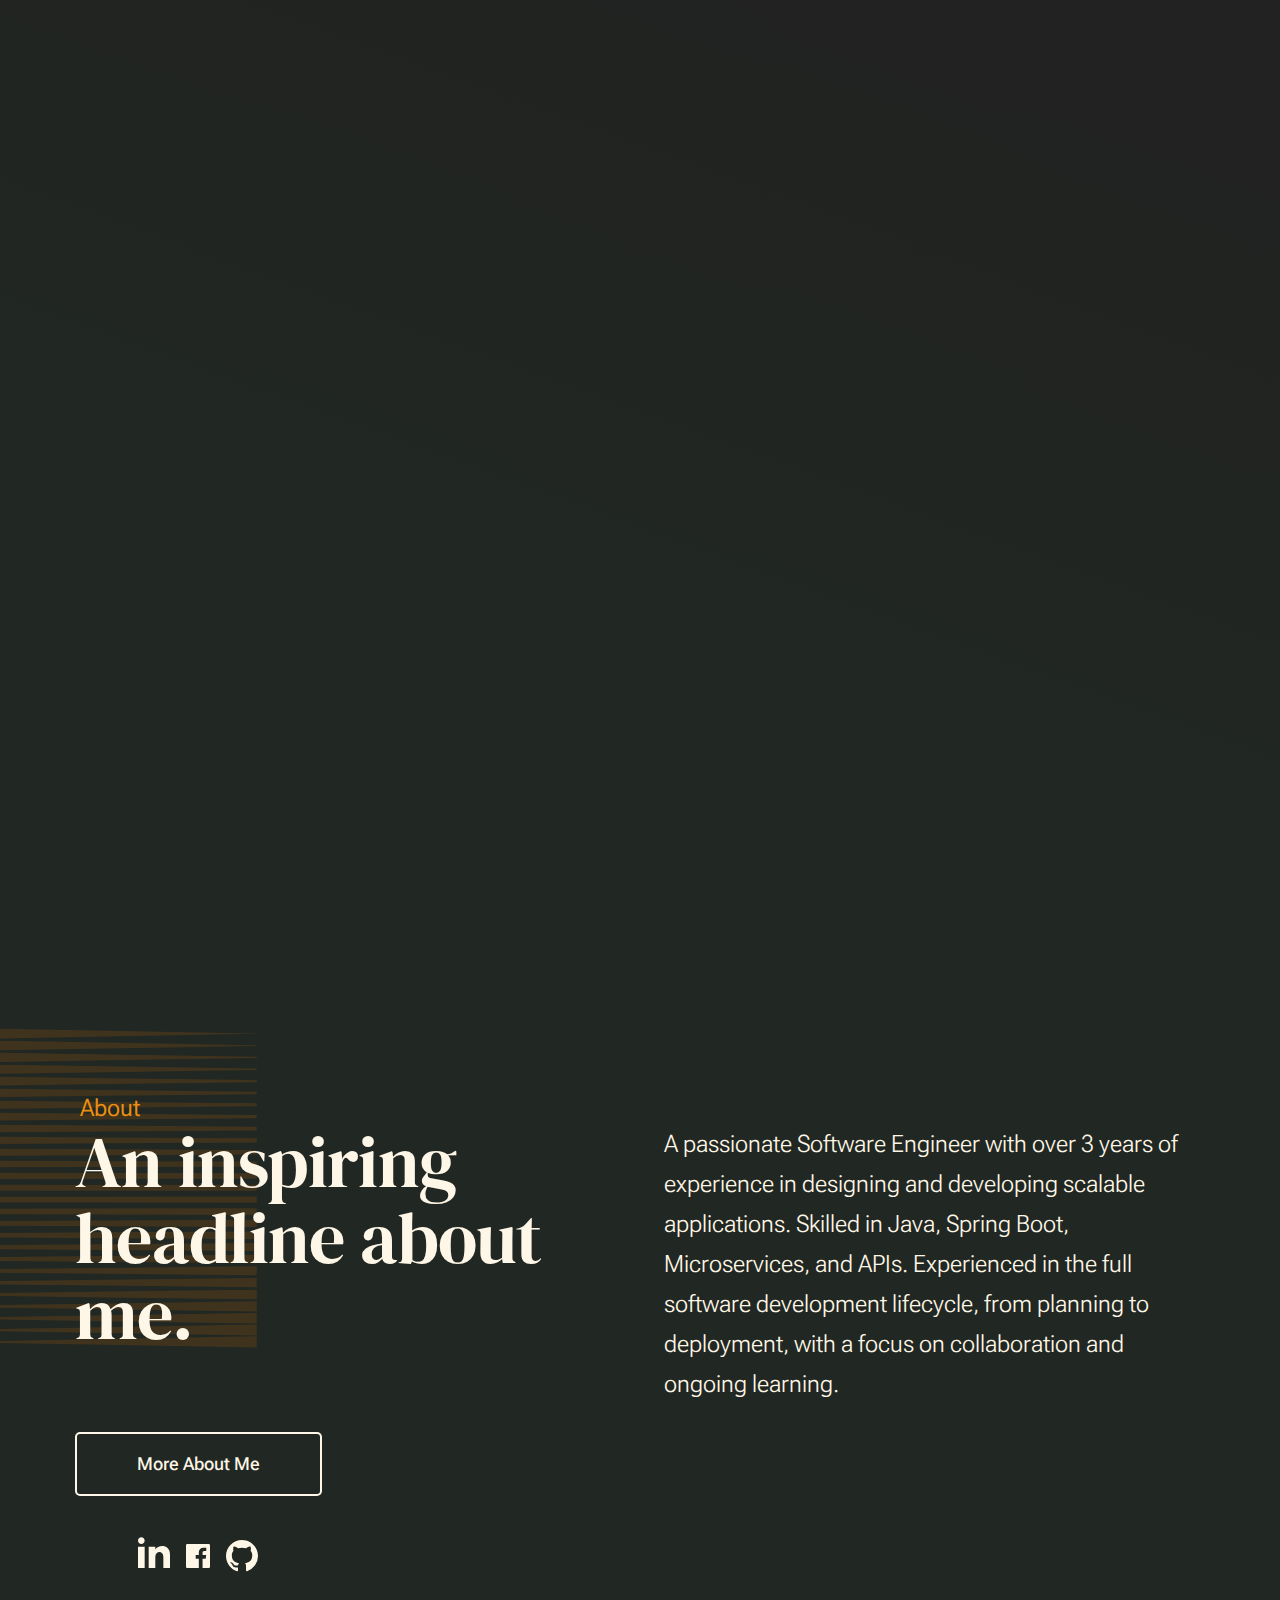
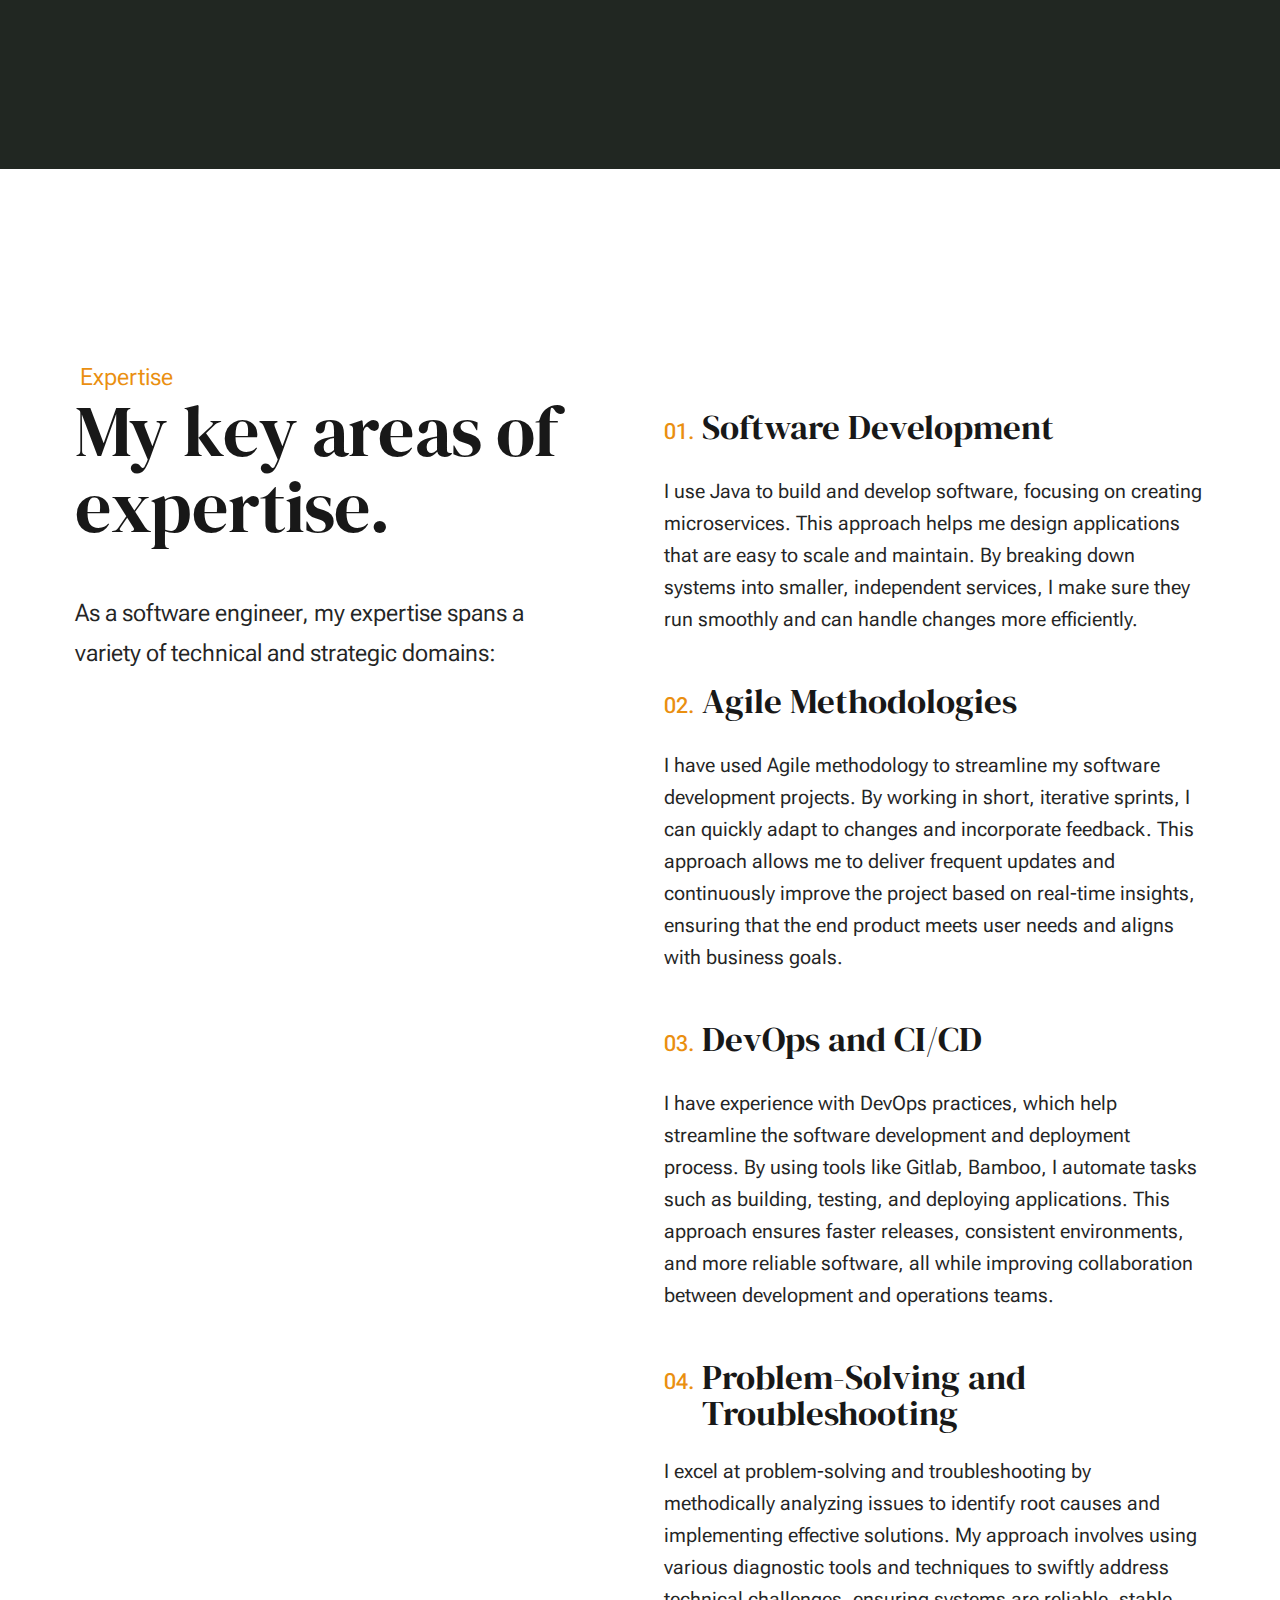
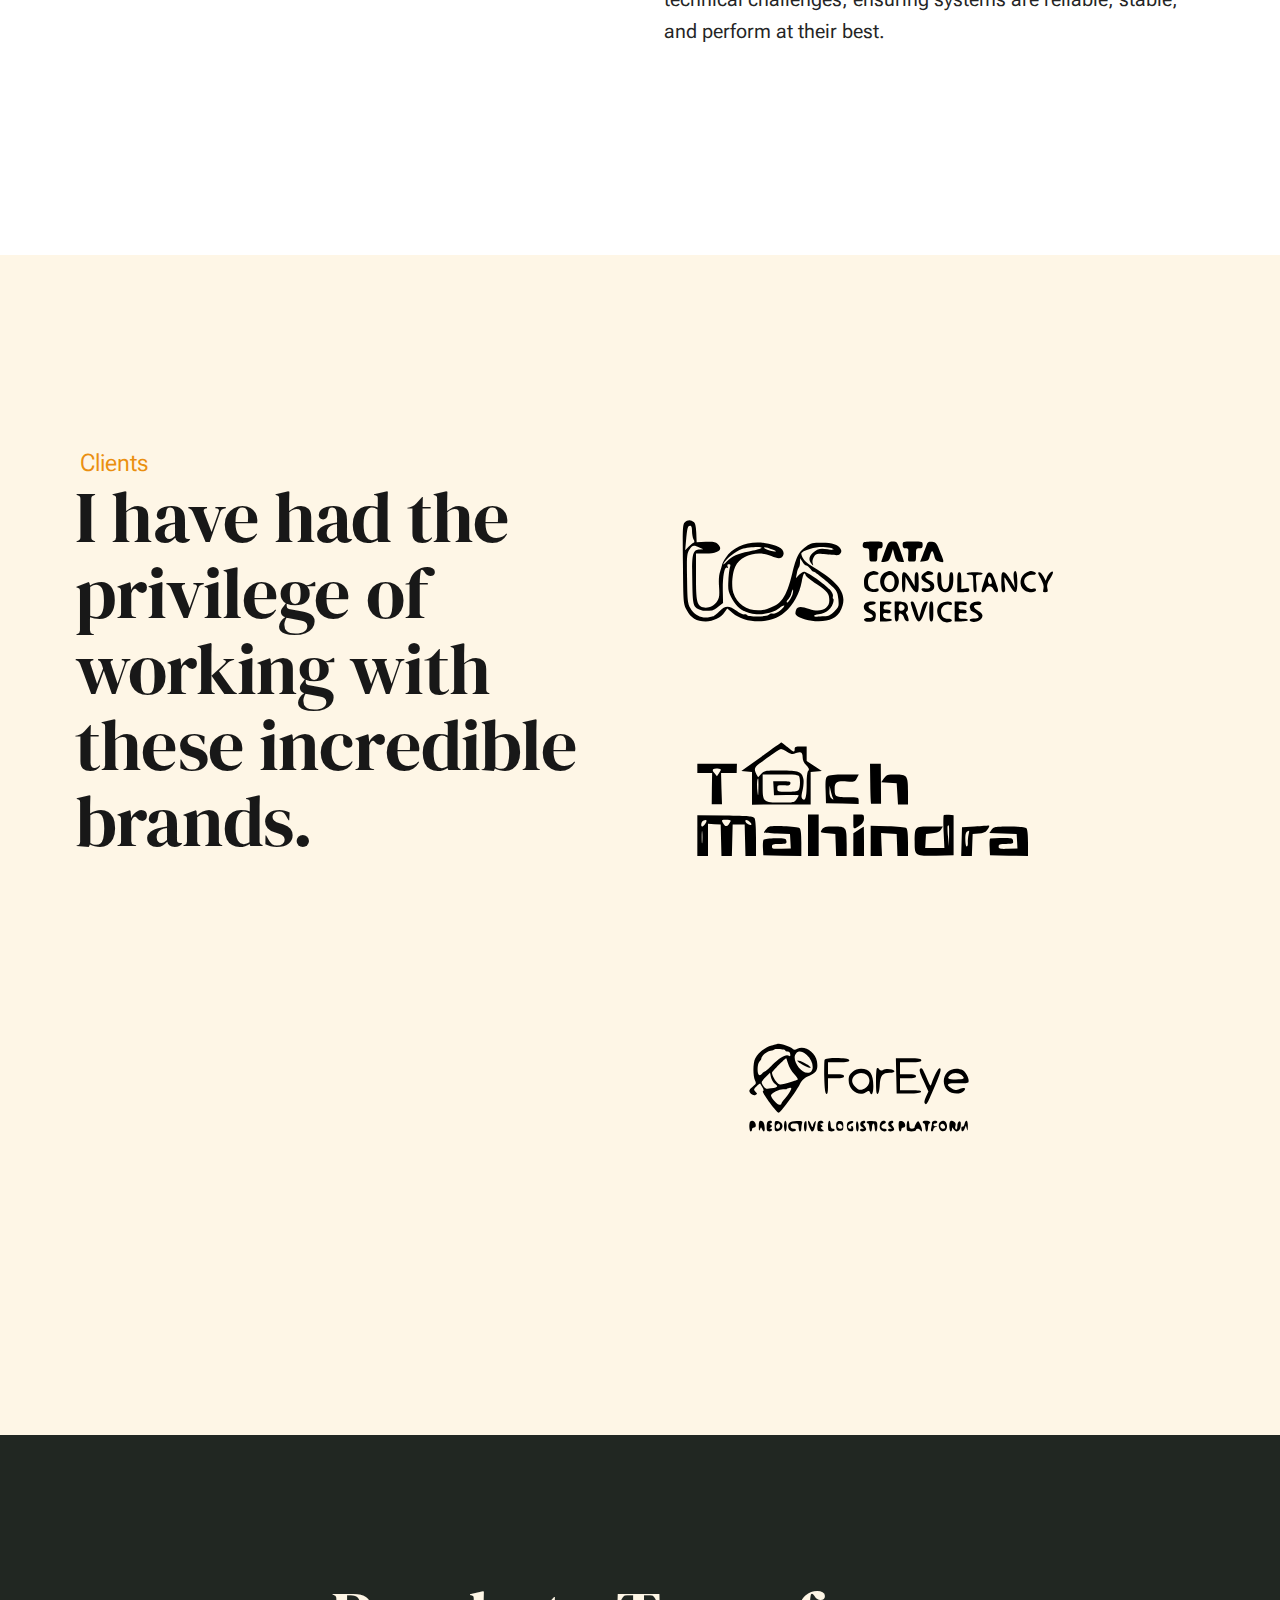
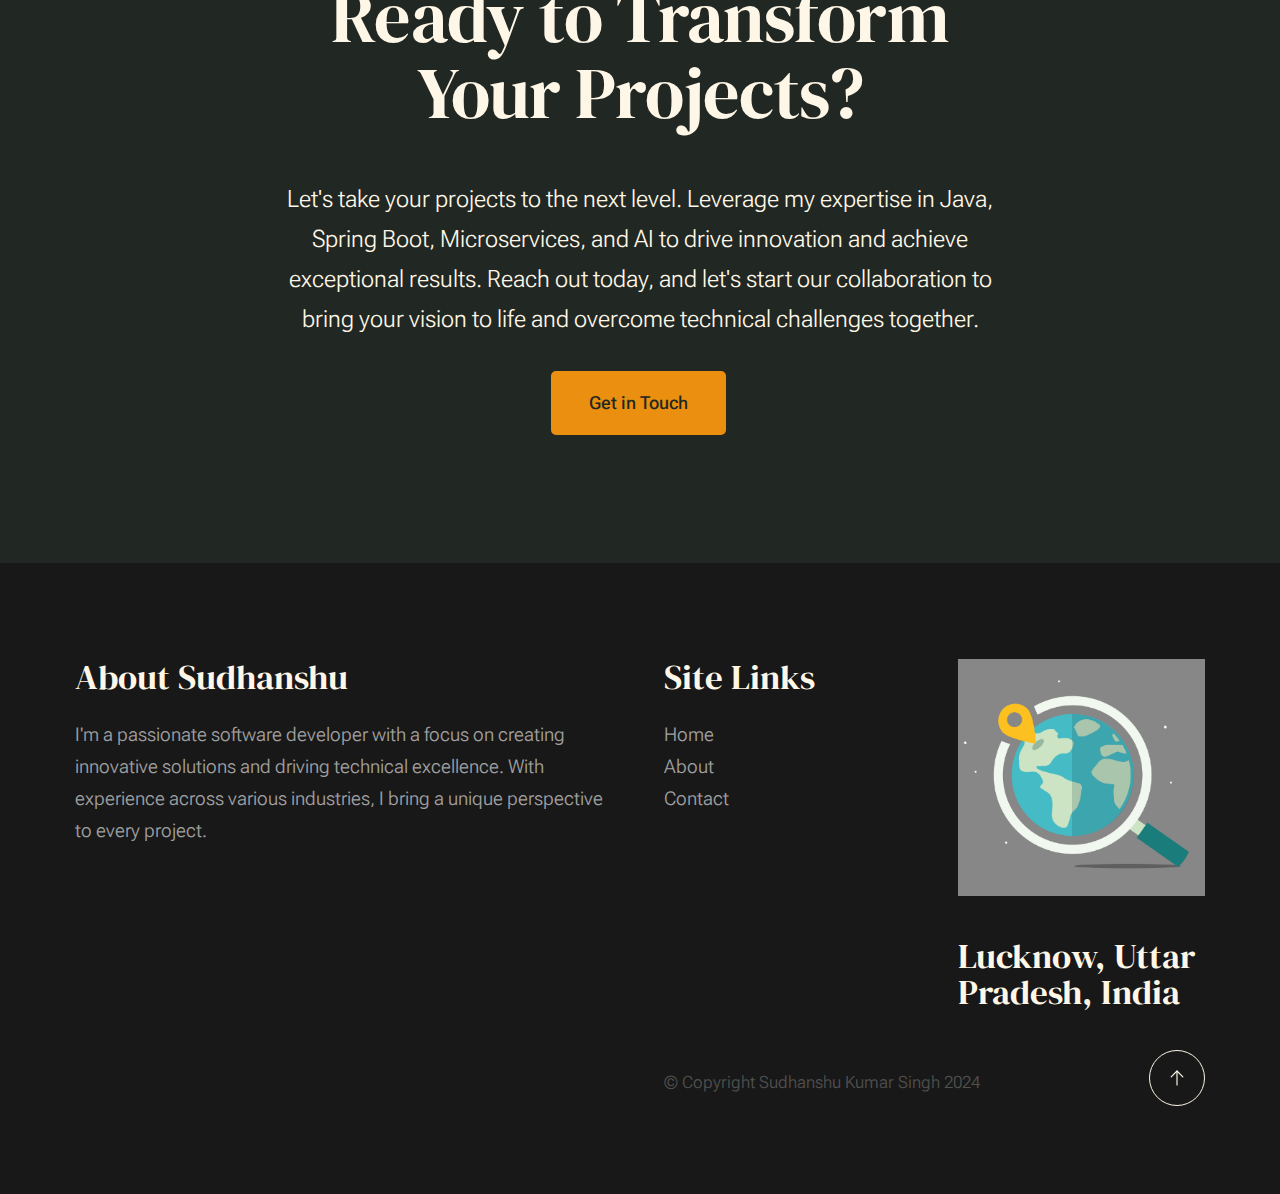
<file: index.html>
<!DOCTYPE html>
<html lang="en" class="no-js" >
<head>

    <!--- basic page needs
    ================================================== -->
    <meta charset="utf-8">
    <meta name="viewport" content="width=device-width, initial-scale=1">
    <title>Sudhanshu Kumar Singh</title>

    <script>
        document.documentElement.classList.remove('no-js');
        document.documentElement.classList.add('js');
    </script>

    <!-- CSS
    ================================================== -->
    <link rel="stylesheet" href="css/vendor.css">
    <link rel="stylesheet" href="css/styles.css">

    <!-- favicons
    ================================================== -->
    <link rel="apple-touch-icon" sizes="180x180" href="apple-touch-icon.png">
    <link rel="icon" type="image/png" sizes="32x32" href="favicon-32x32.png">
    <link rel="icon" type="image/png" sizes="16x16" href="favicon-16x16.png">
    <link rel="manifest" href="site.webmanifest">

</head>


<body id="top">

    
    <!-- preloader
    ================================================== -->
    <div id="preloader">
        <div id="loader" class="dots-fade">
            <div></div>
            <div></div>
            <div></div>
        </div>
    </div>


    <!-- page wrap
    ================================================== -->
    <div id="page" class="s-pagewrap ss-home">


        <!-- # site header 
        ================================================== -->
        <header class="s-header">

            <div class="row s-header__inner width-sixteen-col">

                <div class="s-header__block">
                    <div class="s-header__logo">
                        <a class="logo" href="index.html">
                            <img src="images/logo.png" alt="Homepage">
                        </a>
                    </div>

                    <a class="s-header__menu-toggle" href="#0"><span>Menu</span></a>
                </div> <!-- end s-header__block -->

                <nav class="s-header__nav">
    
                    <ul class="s-header__menu-links">
                        <li><a href="index.html">Home</a></li>
                        <li><a href="about.html">About</a></li>                    
                        <li><a href="contact.html">Contact</a></li>
                    </ul> <!-- s-header__menu-links -->

                    <div class="s-header__contact">
                        <a href="contact.html" class="btn btn--primary s-header__contact-btn">Get in Touch</a>                        
                    </div> <!-- s-header__contact -->
    
                </nav> <!-- end s-header__nav -->

            </div> <!-- end s-header__inner -->

        </header> <!-- end s-header -->


        <!-- # site main content
        ================================================== -->
        <section id="content" class="s-content">

            <!-- intro
            ----------------------------------------------- -->
            <section id="intro" class="s-intro">

                <div class="row s-intro__content width-sixteen-col">

                    <div class="column lg-12 s-intro__content-inner grid-block">
                        
                        <div class="s-intro__content-text">
                            <div class="s-intro__content-pretitle text-pretitle">Hello, I'm Sudhanshu</div>
                            <h1 class="s-intro__content-title">
                            I develop Software <br>
                            application for your <br>
                            business that get <br>
                            results.
                            </h1>
                        </div> <!-- s-intro__content-text -->

                        <div class="s-intro__content-media"> 
                            <div class="s-intro__content-media-inner">                               
                                <img src="images/intro-bg.jpesg" srcset="images/intro-bg.jpg 1x, images/intro-bg@2x.jpg 2x" alt="">
                                <div class="lines">                               
                                    <span></span>                                  
                                </div>
                            </div>
                        </div> <!-- s-intro__content-media -->                      

                        <div class="s-intro__scroll-down">
                            <a href="#about" class="smoothscroll">
                                <div class="scroll-icon">
                                    <svg xmlns="http://www.w3.org/2000/svg" viewBox="0 0 24 24" width="36" height="36" fill="none" stroke="#97b34a" stroke-width="1" stroke-linecap="round" stroke-linejoin="round">&lt;!--!  Atomicons Free 1.00 by @atisalab License - https://atomicons.com/license/ (Icons: CC BY 4.0) Copyright 2021 Atomicons --&gt;<polyline points="7 13 12 18 17 13"></polyline><line x1="12" y1="18" x2="12" y2="6"></line></svg>
                                </div>
                                <span>Scroll for more</span>
                            </a>
                        </div> <!-- s-intro__scroll-down -->
                        
                    </div> <!-- s-intro__content-inner -->

                </div> <!-- s-intro__content -->

            </section> <!-- end s-intro -->

            <!-- about
            ----------------------------------------------- -->
            <section id="about" class="s-about target-section">

                <div class="row s-about__content width-sixteen-col">
                    <div class="column grid-block grid-section-split">

                        <img src="images/geometric_shape.svg" alt="" class="s-about__content-imgbg">

                        <div class="section-header grid-section-split__header">
                            <div class="text-pretitle">About</div>                           
                            <h2 class="text-display-title">
                            An inspiring headline about me.
                            </h2>                           
                        </div> <!-- end section-header -->

                        <div class="s-about__content-main grid-section-split__primary">
                            <p class="attention-getter">
                                A passionate Software Engineer with over 3 years of experience in designing and developing scalable applications.
                                Skilled in Java, Spring Boot, Microservices, and APIs. Experienced in the full software development lifecycle, from
                                planning to deployment, with a focus on collaboration and ongoing learning.



                            </p>

                        </div> <!-- end s-about__content-main -->

                        <div class="s-about__content-btn grid-section-split__bottom">
                            <a href="about.html" class="btn btn--stroke u-fullwidth">More About Me</a>

                            <ul class="s-about__social social-list">
                                <li>
                                    <a href="https://www.linkedin.com/in/sudhanshu-kumar-singh-39b09b187/" target="_blank">
                                    <div class='social-btn flex-center' id="linkedin">
                                        <svg xmlns="http://www.w3.org/2000/svg" width="24" height="24" viewBox="0 0 24 24"><path d="M4.98 3.5c0 1.381-1.11 2.5-2.48 2.5s-2.48-1.119-2.48-2.5c0-1.38 1.11-2.5 2.48-2.5s2.48 1.12 2.48 2.5zm.02 4.5h-5v16h5v-16zm7.982 0h-4.968v16h4.969v-8.399c0-4.67 6.029-5.052 6.029 0v8.399h4.988v-10.131c0-7.88-8.922-7.593-11.018-3.714v-2.155z"/></svg>
                                    </div>
                                </a>
                                <li>
                                    <a href="https://www.facebook.com/sudhanshu.kumarsingh.731/" target="_blank" aria-label="Facebook">
                                        <svg xmlns="http://www.w3.org/2000/svg" width="24" height="24" viewBox="0 0 24 24" style="fill:rgba(0, 0, 0, 1);transform:;-ms-filter:">
                                           
                                            <path d="M20,3H4C3.447,3,3,3.448,3,4v16c0,0.552,0.447,1,1,1h8.615v-6.96h-2.338v-2.725h2.338v-2c0-2.325,1.42-3.592,3.5-3.592 c0.699-0.002,1.399,0.034,2.095,0.107v2.42h-1.435c-1.128,0-1.348,0.538-1.348,1.325v1.735h2.697l-0.35,2.725h-2.348V21H20 c0.553,0,1-0.448,1-1V4C21,3.448,20.553,3,20,3z"></path>
                                        </svg>
                                            <span class="u-screen-reader-text">Facebook</span>
                                        
                                    </a>
                                </li>
                                <li>
                                    <a href="https://github.com/Sudhanshu6797" target="_blank" aria-label="Homepage" class="footer-octicon" title="GitHub">
                                        <svg aria-hidden="true" class="octicon octicon-mark-github" height="24" version="1.1" viewBox="0 0 16 16" width="24"><path fill-rule="evenodd" d="M8 0C3.58 0 0 3.58 0 8c0 3.54 2.29 6.53 5.47 7.59.4.07.55-.17.55-.38 0-.19-.01-.82-.01-1.49-2.01.37-2.53-.49-2.69-.94-.09-.23-.48-.94-.82-1.13-.28-.15-.68-.52-.01-.53.63-.01 1.08.58 1.23.82.72 1.21 1.87.87 2.33.66.07-.52.28-.87.51-1.07-1.78-.2-3.64-.89-3.64-3.95 0-.87.31-1.59.82-2.15-.08-.2-.36-1.02.08-2.12 0 0 .67-.21 2.2.82.64-.18 1.32-.27 2-.27.68 0 1.36.09 2 .27 1.53-1.04 2.2-.82 2.2-.82.44 1.1.16 1.92.08 2.12.51.56.82 1.27.82 2.15 0 3.07-1.87 3.75-3.65 3.95.29.25.54.73.54 1.48 0 1.07-.01 1.93-.01 2.2 0 .21.15.46.55.38A8.013 8.013 0 0 0 16 8c0-4.42-3.58-8-8-8z"></path>
                                  </svg>
                                  </a>
                                </li>
                                </li>
                            </ul> <!-- end s-footer__social -->
                        </div> <!-- end s-about__content-btn -->
                    
                    </div> <!-- content-inner -->
                </div>
                
            </section> <!-- end s-about -->

            <!-- expertise
            ----------------------------------------------- -->
            <section id="expertise" class="s-expertise">

                <div class="row s-expertise__content width-sixteen-col">
                    <div class="column xl-12 grid-block grid-section-split">

                        <div class="section-header grid-section-split__header">
                            <div class="text-pretitle">Expertise</div>                           
                            <h2 class="text-display-title">
                            My key areas of expertise.
                            </h2>     
                            
                            <p class="lead">
                            As a software engineer, my expertise spans a variety of technical and strategic domains:                            </p>
                        </div> <!-- end section-header -->

                        <div class="s-expertise__content-main grid-section-split__primary">

                            <div class="grid-list-items list-items show-ctr">
                                <div class="grid-list-items__item list-items__item">
                                    <div class="grid-list-items__title list-items__item-header">
                                        <h3 class="list-items__item-title">Software Development</h3>
                                    </div>
                                    <div class="grid-list-items__text list-items__item-text">
                                        <p>
                                            I use Java to build and develop software, focusing on creating microservices. This approach helps me design applications
                                            that are easy to scale and maintain. By breaking down systems into smaller, independent services, I make sure they run
                                            smoothly and can handle changes more efficiently.
                                        </p>
                                    </div>
                                </div> <!-- list-item -->
                                <div class="grid-list-items__item list-items__item">
                                    <div class="grid-list-items__title list-items__item-header">
                                        <h3 class="list-items__item-title">Agile Methodologies</h3>
                                    </div>
                                    <div class="grid-list-items__text list-items__item-text">
                                        <p>
                                            I have used Agile methodology to streamline my software development projects. By working in short, iterative sprints, I
                                            can quickly adapt to changes and incorporate feedback. This approach allows me to deliver frequent updates and
                                            continuously improve the project based on real-time insights, ensuring that the end product meets user needs and aligns
                                            with business goals.
                                        </p>
                                    </div>
                                </div> <!-- list-expertise__item -->
                                <div class="grid-list-items__item list-items__item">
                                    <div class="grid-list-items__title list-items__item-header">
                                        <h3 class="list-items__item-title">DevOps and CI/CD</h3>
                                    </div>
                                    <div class="grid-list-items__text list-items__item-text">
                                        <p>
                                            I have experience with DevOps practices, which help streamline the software development and deployment process. By using
                                            tools like Gitlab, Bamboo, I automate tasks such as building, testing, and deploying applications. This approach
                                            ensures faster releases, consistent environments, and more reliable software, all while improving collaboration between
                                            development and operations teams.</p>
                                    </div>
                                </div> <!-- list-expertise__item -->
                                <div class="grid-list-items__item list-items__item">
                                    <div class="grid-list-items__title list-items__item-header">
                                        <h3 class="list-items__item-title">Problem-Solving and Troubleshooting</h3>
                                    </div>
                                    <div class="grid-list-items__text list-items__item-text">
                                        <p>
                                            I excel at problem-solving and troubleshooting by methodically analyzing issues to identify root causes and implementing
                                            effective solutions. My approach involves using various diagnostic tools and techniques to swiftly address technical
                                            challenges, ensuring systems are reliable, stable, and perform at their best.


                                        </p>
                                    </div>
                                </div> <!-- list-expertise__item -->

                            </div> <!-- grid-list-items -->
                        </div> <!-- end s-expertise__content-main -->


                    </div> <!-- end grid-block-->
                </div> <!-- end s-expertise__content -->

            </section> <!-- end s-expertise -->

            <!-- clients
            ----------------------------------------------- -->
            <section id="clients" class="s-clients">          

                <div class="row s-clients__content-block width-sixteen-col">
                    <div class="column xl-12 grid-block grid-section-split">
                    
                        <div class="section-header grid-section-split__header">
                            <div class="text-pretitle">Clients</div>                           
                            <h2 class="text-display-title">
                            I have had the privilege of working with these incredible brands.
                            </h2>       
                        </div> <!-- end section-header -->
                    
                        <div class="grid-section-split__primary">
                            <p class="lead">

                                <div>
                                    <a href="https://www.tcs.com" target="_blank">
                                        <img src="images/clients/TCS_SVG.svg" alt="">
                                    </a>
                                </div>
                                <div>
                                    <a href="https://www.techmahindra.com/" target="_blank">
                                        <img src="images/clients/TechM.svg" alt="">
                                    </a>
                                </div>

                                <div>
                                    <a href="https://fareye.com/" target="_blank">
                                        <img src="images/clients/Fareye.svg" alt="">
                                    </a>
                                </div>
 
                        </div> <!-- end grid-section-split__primary -->


                    </div> <!-- end column -->
                </div> <!-- end row -->

            </section> <!-- end s-clients -->            

        </section> <!-- s-content-->

            <!-- CTA -->
            <section id="cta" class="s-cta">
                <div class="row row-x-center text-center">
                    <div class="column xl-8 lg-12">
                        <div class="s-cta__content">
                            <h2 class="text-display-title">
                                Ready to Transform Your Projects?
                            </h2>
                            <p class="lead">
                                Let's take your projects to the next level. Leverage my expertise in Java, Spring Boot, Microservices, and AI to drive innovation and achieve exceptional results. Reach out today, and let's start our collaboration to bring your vision to life and overcome technical challenges together.
                            </p>
                            <a href="contact.html" class="btn btn--primary">Get in Touch</a>
                        </div>
                    </div>
                </div>
            </section>

      


 
            <!-- Footer -->
            <footer class="s-footer">
                <div class="row s-footer__content">
                    <div class="column xl-6 lg-6 md-12 s-footer__block s-footer__about">
                        <h3>About Sudhanshu</h3>
                        <p>
                            I'm a passionate software developer with a focus on creating innovative solutions and driving technical excellence. With experience across various industries, I bring a unique perspective to every project.
                        </p>
                    </div>
                    <div class="column xl-3 lg-6 md-12 s-footer__block s-footer__site-links">
                        <h3>Site Links</h3>
                        <ul class="link-list">
                            <li><a href="index.html">Home</a></li>
                            <li><a href="about.html">About</a></li>
                            <li><a href="contact.html">Contact</a></li>
                        </ul>
                    </div>
                    <div class="column xl-3 lg-6 md-12 tab-12 s-footer__block s-footer__newsletter">
                        <img src="images/location_symbol.png" alt="Skills Showcase Image" class="skills-image">

                        <h3>Lucknow, 
                            Uttar Pradesh,
                            India</h3>

                        <div class="subscribe-form">
                        </div>
                    </div>
                </div>
                <div class="row s-footer__bottom">
                    <div class="column xl-6 lg-12">
                        <ul class="s-footer__social social-list">
                            <!-- Social media icons -->
                        </ul>
                    </div>
                    <div class="column xl-6 lg-12">
                        <p class="ss-copyright">
                            <span>© Copyright Sudhanshu Kumar Singh 2024</span>
                        </p>
                    </div>
                    <div class="ss-go-top">
                        <a class="smoothscroll" title="Back to Top" href="#top">
                            <svg xmlns="http://www.w3.org/2000/svg" viewBox="0 0 24 24" width="36" height="36" fill="none" stroke="#ffffff" stroke-width="1" stroke-linecap="round" stroke-linejoin="round">
                                <polyline points="17 11 12 6 7 11"></polyline>
                                <line x1="12" y1="18" x2="12" y2="6"></line>
                            </svg>
                        </a>
                    </div>
                </div>
            </footer>

    </div> <!-- end page-wrap -->

    <!-- Java Script
    ================================================== -->
    <script src="js/plugins.js"></script>
    <script src="js/main.js"></script>

</body>
</html>
</file>
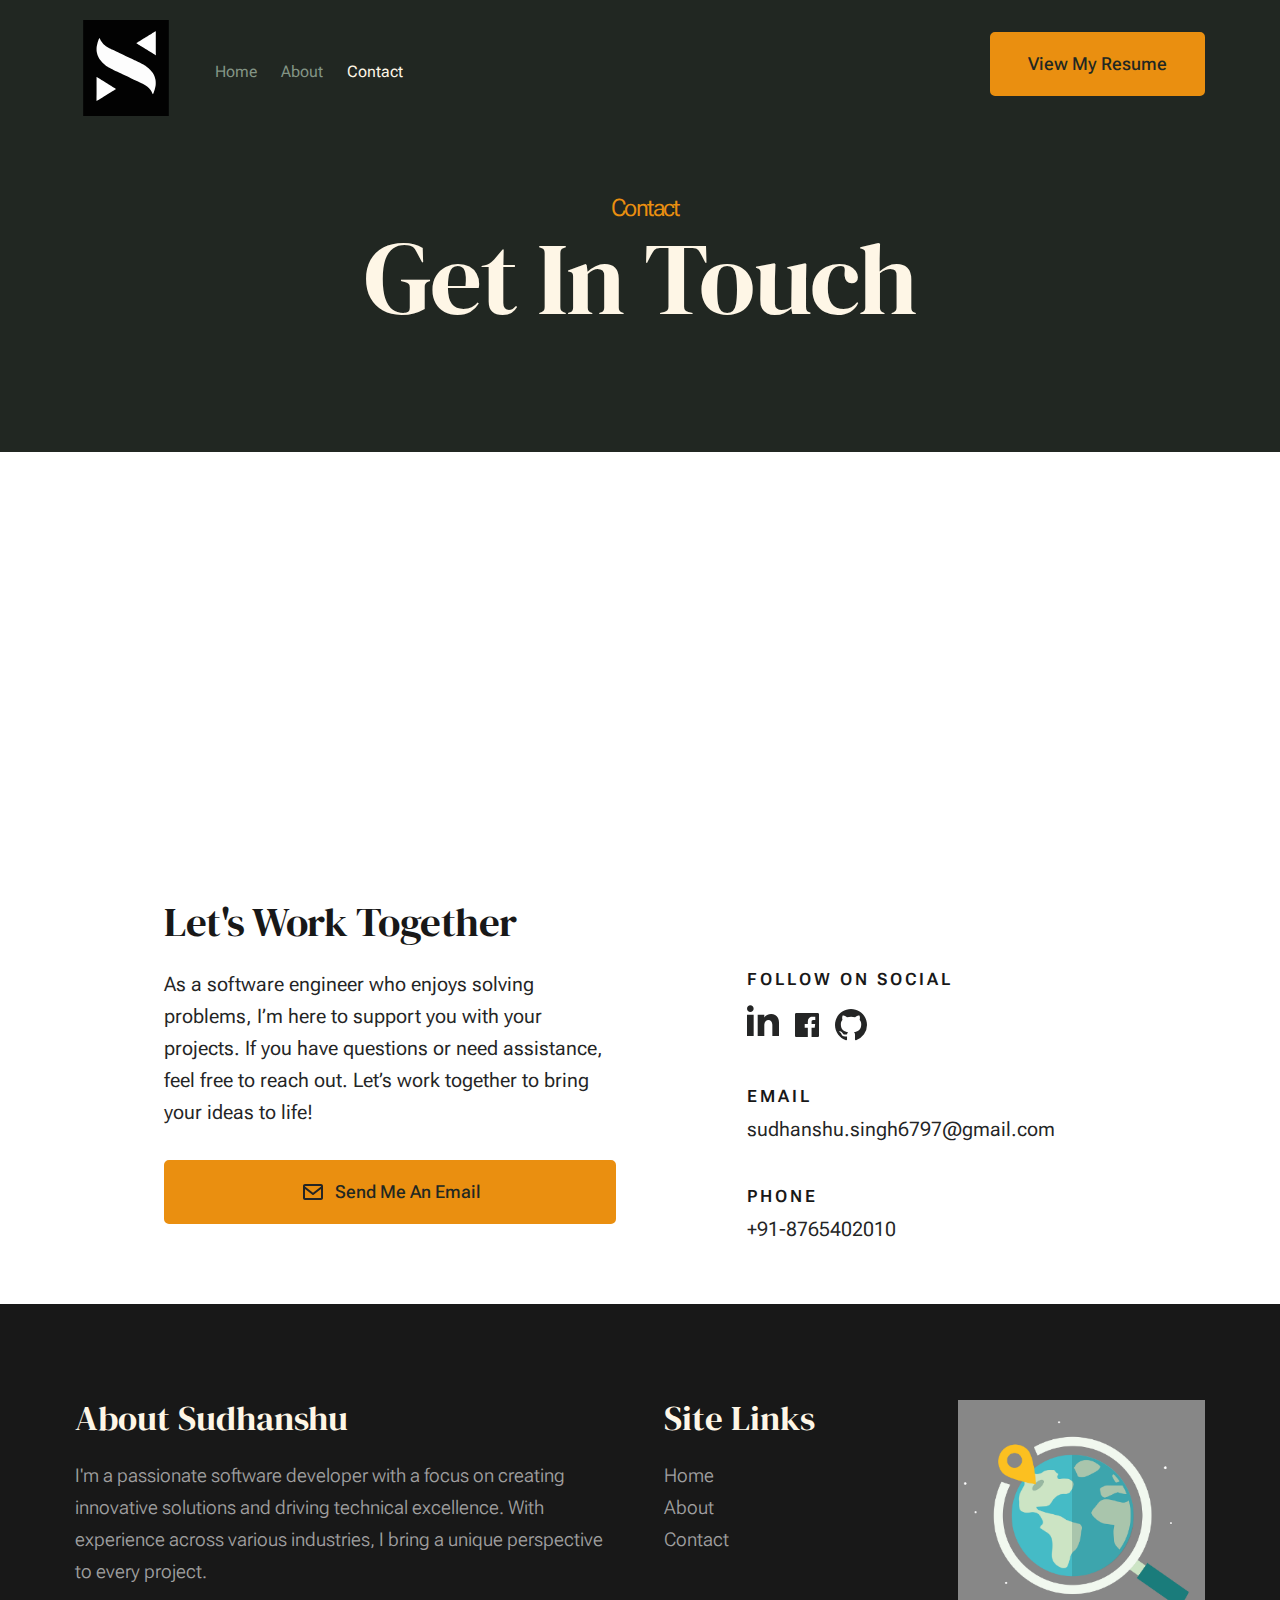
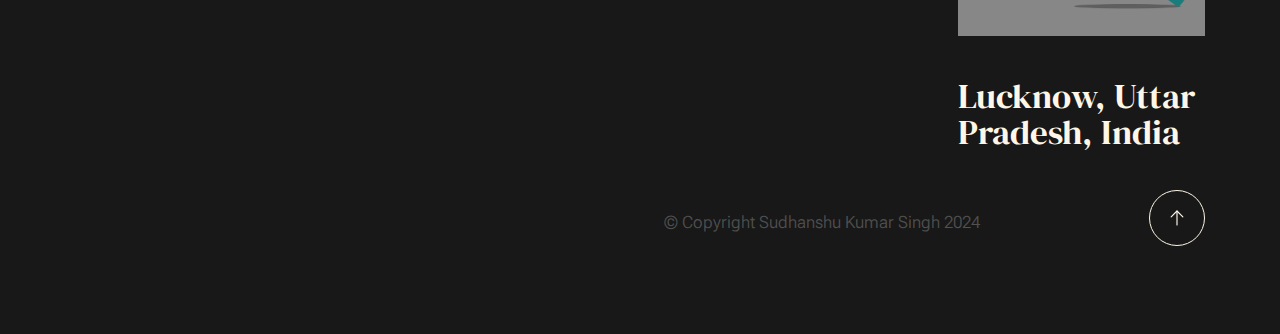
<file: contact.html>
<!DOCTYPE html>
<html lang="en" class="no-js" >
<head>

    <!--- basic page needs
    ================================================== -->
    <meta charset="utf-8">
    <meta name="viewport" content="width=device-width, initial-scale=1">
    <title>Contact - Sudhanshu Kumar Singh</title>

    <script>
        document.documentElement.classList.remove('no-js');
        document.documentElement.classList.add('js');
    </script>

    <!-- CSS
    ================================================== -->
    <link rel="stylesheet" href="css/vendor.css">
    <link rel="stylesheet" href="css/styles.css">

    <!-- favicons
    ================================================== -->
    <link rel="apple-touch-icon" sizes="180x180" href="apple-touch-icon.png">
    <link rel="icon" type="image/png" sizes="32x32" href="favicon-32x32.png">
    <link rel="icon" type="image/png" sizes="16x16" href="favicon-16x16.png">
    <link rel="manifest" href="site.webmanifest">

</head>


<body id="top">


    <!-- preloader
    ================================================== -->
    <div id="preloader">
        <div id="loader" class="dots-fade">
            <div></div>
            <div></div>
            <div></div>
        </div>
    </div>


    <!-- page wrap
    ================================================== -->
    <div id="page" class="s-pagewrap">


        <!-- # site header 
        ================================================== -->
        <header class="s-header">
            <div class="row s-header__inner width-sixteen-col">

                <div class="s-header__block">
                    <div class="s-header__logo">
                        <a class="logo" href="index.html">
                            <img src="images/logo.svg" alt="Homepage">
                        </a>
                    </div>

                    <a class="s-header__menu-toggle" href="#0"><span>Menu</span></a>
                </div> <!-- end s-header__block -->

                
                <nav class="s-header__nav">
    
                    <ul class="s-header__menu-links">
                        <li><a href="index.html">Home</a></li>
                        <li><a href="about.html">About</a></li>
                        
                        <li class="current"><a href="contact.html">Contact</a></li>
                    </ul> <!-- s-header__menu-links -->

                    
                    <div class="s-header__contact">
                        <a href="https://drive.google.com/file/d/1gMzAChbwPBk3cNZkhy-PyL1tuK9flI0e/view?usp=sharing" class="btn btn--primary u-fullwidth resume-btn" target="_blank">
                           
                            View My Resume
                        </a>
                                            
                    </div> <!-- s-header__contact -->
    
                </nav> <!-- end s-header__nav -->

            </div> <!-- end s-header__inner -->
        </header> <!-- end s-header -->


        <!-- # site main content
        ================================================== -->
        <section id="content" class="s-content">

               <section class="s-pageheader pageheader">
                    <div class="row">
                        <div class="column xl-12">
                            <h1 class="page-title">
                                <span class="page-title__small-type text-pretitle">Contact</span>
                                Get In Touch
                            </h1>                            
                        </div>
                    </div>
               </section> <!--pageheader -->  

   
                    </div> <!-- pageintro -->   
                    

                    <div class="row width-narrower pagemain">
                        <div class="column xl-12">
                            <h2>Let's Work Together</h2>

                            <div class="row">
                                <div class="column xl-6 md-12 contact-cta">     
                                    <p>
                                        As a software engineer who enjoys solving problems, I’m here to support you with your projects. If you have questions or
                                        need assistance, feel free to reach out. Let’s work together to bring your ideas to life!


                                    </p>
        
                                    <a href="mailto:sudhanshu.singh6797@gmail.com" class="btn btn--primary u-fullwidth contact-btn">
                                        <svg xmlns="http://www.w3.org/2000/svg" width="24" height="24" viewBox="0 0 24 24" style="fill: rgba(255, 255, 255, 1); transform: ;">
                                            <path d="M20 4H4c-1.103 0-2 .897-2 2v12c0 1.103.897 2 2 2h16c1.103 0 2-.897 2-2V6c0-1.103-.897-2-2-2zm0 2v.511l-8 6.223-8-6.222V6h16zM4 18V9.044l7.386 5.745a.994.994 0 0 0 1.228 0L20 9.044 20.002 18H4z"></path>
                                        </svg>
                                        Send Me An Email
                                    </a>
                                </div> 
                                <div class="column xl-5 md-12 u-flexitem-x-right">

                                    <div class="contact-block">
                                        <h6>Follow On Social</h6>
                                        <ul class="contact-social social-list">

                                            <li>
                                                <a href="https://www.linkedin.com/in/sudhanshu-kumar-singh-39b09b187/" target="_blank">
                                                <div class='social-btn flex-center' id="linkedin">
                                                    <svg xmlns="http://www.w3.org/2000/svg" width="24" height="24" viewBox="0 0 24 24"><path d="M4.98 3.5c0 1.381-1.11 2.5-2.48 2.5s-2.48-1.119-2.48-2.5c0-1.38 1.11-2.5 2.48-2.5s2.48 1.12 2.48 2.5zm.02 4.5h-5v16h5v-16zm7.982 0h-4.968v16h4.969v-8.399c0-4.67 6.029-5.052 6.029 0v8.399h4.988v-10.131c0-7.88-8.922-7.593-11.018-3.714v-2.155z"/></svg>
                                                </div>
                                            </a>
                                            <li>
                                                <a href="https://www.facebook.com/sudhanshu.kumarsingh.731/" target="_blank" aria-label="Facebook">
                                                    <svg xmlns="http://www.w3.org/2000/svg" width="24" height="24" viewBox="0 0 24 24" style="fill:rgba(0, 0, 0, 1);transform:;-ms-filter:">
                                                       
                                                        <path d="M20,3H4C3.447,3,3,3.448,3,4v16c0,0.552,0.447,1,1,1h8.615v-6.96h-2.338v-2.725h2.338v-2c0-2.325,1.42-3.592,3.5-3.592 c0.699-0.002,1.399,0.034,2.095,0.107v2.42h-1.435c-1.128,0-1.348,0.538-1.348,1.325v1.735h2.697l-0.35,2.725h-2.348V21H20 c0.553,0,1-0.448,1-1V4C21,3.448,20.553,3,20,3z"></path>
                                                    </svg>
                                                        <span class="u-screen-reader-text">Facebook</span>
                                                    
                                                </a>
                                            </li>
                                            <li>
                                                <a href="https://github.com/Sudhanshu6797" target="_blank" aria-label="Homepage" class="footer-octicon" title="GitHub">
                                                    <svg aria-hidden="true" class="octicon octicon-mark-github" height="24" version="1.1" viewBox="0 0 16 16" width="24"><path fill-rule="evenodd" d="M8 0C3.58 0 0 3.58 0 8c0 3.54 2.29 6.53 5.47 7.59.4.07.55-.17.55-.38 0-.19-.01-.82-.01-1.49-2.01.37-2.53-.49-2.69-.94-.09-.23-.48-.94-.82-1.13-.28-.15-.68-.52-.01-.53.63-.01 1.08.58 1.23.82.72 1.21 1.87.87 2.33.66.07-.52.28-.87.51-1.07-1.78-.2-3.64-.89-3.64-3.95 0-.87.31-1.59.82-2.15-.08-.2-.36-1.02.08-2.12 0 0 .67-.21 2.2.82.64-.18 1.32-.27 2-.27.68 0 1.36.09 2 .27 1.53-1.04 2.2-.82 2.2-.82.44 1.1.16 1.92.08 2.12.51.56.82 1.27.82 2.15 0 3.07-1.87 3.75-3.65 3.95.29.25.54.73.54 1.48 0 1.07-.01 1.93-.01 2.2 0 .21.15.46.55.38A8.013 8.013 0 0 0 16 8c0-4.42-3.58-8-8-8z"></path>
                                              </svg>
                                              </a>
                                            </li>
                                            </li>
                                        
                                        
                                        </ul> <!-- end s-footer__social -->
                                    </div>

                                    <div class="contact-block">
                                        <h6>Email</h6>
                                        <a href="mailto:sudhanshu.singh6797@gmail.com" class="email-link">sudhanshu.singh6797@gmail.com</a>
                                    </div>

                                    <div class="contact-block">
                                        <h6>Phone</h6>
                                        <ul class="contact-list">
                                            <li><a href="tel:197-543-2345">+91-8765402010</a></li>
                                            
                                        </ul>
                                        
                                    </div>

                                </div>
                            </div>
                        </div>                        
                    </div> <!-- end pagemain -->

               </section> <!-- pagecontent -->

      

            <!-- Footer -->
            <footer class="s-footer">
                <div class="row s-footer__content">
                    <div class="column xl-6 lg-6 md-12 s-footer__block s-footer__about">
                        <h3>About Sudhanshu</h3>
                        <p>
                            I'm a passionate software developer with a focus on creating innovative solutions and driving technical excellence. With experience across various industries, I bring a unique perspective to every project.
                        </p>
                    </div>
                    <div class="column xl-3 lg-6 md-12 s-footer__block s-footer__site-links">
                        <h3>Site Links</h3>
                        <ul class="link-list">
                            <li><a href="index.html">Home</a></li>
                            <li><a href="about.html">About</a></li>
                            <li><a href="contact.html">Contact</a></li>
                        </ul>
                    </div>
                    <div class="column xl-3 lg-6 md-12 tab-12 s-footer__block s-footer__newsletter">
                        <img src="images/location_symbol.png" alt="Skills Showcase Image" class="skills-image">

                        <h3>Lucknow, 
                            Uttar Pradesh,
                            India</h3>

                        <div class="subscribe-form">
                        </div>
                    </div>
                </div>
                <div class="row s-footer__bottom">
                    <div class="column xl-6 lg-12">
                        <ul class="s-footer__social social-list">
                            <!-- Social media icons -->
                        </ul>
                    </div>
                    <div class="column xl-6 lg-12">
                        <p class="ss-copyright">
                            <span>© Copyright Sudhanshu Kumar Singh 2024</span>
                        </p>
                    </div>
                    <div class="ss-go-top">
                        <a class="smoothscroll" title="Back to Top" href="#top">
                            <svg xmlns="http://www.w3.org/2000/svg" viewBox="0 0 24 24" width="36" height="36" fill="none" stroke="#ffffff" stroke-width="1" stroke-linecap="round" stroke-linejoin="round">
                                <polyline points="17 11 12 6 7 11"></polyline>
                                <line x1="12" y1="18" x2="12" y2="6"></line>
                            </svg>
                        </a>
                    </div>
                </div>
            </footer>

    </div> <!-- end page-wrap -->

    <!-- Java Script
    ================================================== -->
    <script src="js/plugins.js"></script>
    <script src="js/main.js"></script>

</body>
</html>
</file>
<file: css/vendor.css>
/* ===================================================================
 * Monica Third-party Stylesheets
 * Template Ver. 1.0.0
 * 12-13-2022
 * -------------------------------------------------------------------
 *
 * TOC:
 * # PrismJS
 * # Swiper
 *
 * ------------------------------------------------------------------- */


/* ===================================================================
 * # PrismJS 1.20.0
 *   https://prismjs.com/download.html#themes=prism-okaidia&languages=markup+css+clike+javascript+markup-templating+php 
 *   
 *   okaidia theme for JavaScript, CSS and HTML
 *   Loosely based on Monokai textmate theme by http://www.monokai.nl/
 *   @author ocodia
 * ------------------------------------------------------------------- */
code[class*=language-],
pre[class*=language-] {
  color          : #f8f8f2;
  background     : none;
  text-shadow    : 0 1px rgba(0, 0, 0, 0.3);
  font-family    : var(--font-mono);
  font-size      : calc(var(--text-size) * 0.9444);
  text-align     : left;
  white-space    : pre;
  word-spacing   : normal;
  word-break     : normal;
  word-wrap      : normal;
  line-height    : var(--vspace-1);
  -moz-tab-size  : 4;
  -o-tab-size    : 4;
  tab-size       : 4;
  -webkit-hyphens: none;
  -ms-hyphens    : none;
  hyphens        : none;
}

/* Code blocks */
pre[class*=language-] {
  padding : var(--vspace-0_5) 0 var(--vspace-1);
  margin  : var(--vspace-1) 0;
  overflow: auto;
}

:not(pre)>code[class*=language-],
pre[class*=language-] {
  background: #272822;
}

/* Inline code */
:not(pre)>code[class*=language-] {
  padding    : 0.1em;
  white-space: normal;
}

.token.comment,
.token.prolog,
.token.doctype,
.token.cdata {
  color: slategray;
}

.token.punctuation {
  color: #f8f8f2;
}

.token.namespace {
  opacity: 0.7;
}

.token.property,
.token.tag,
.token.constant,
.token.symbol,
.token.deleted {
  color: #f92672;
}

.token.boolean,
.token.number {
  color: #ae81ff;
}

.token.selector,
.token.attr-name,
.token.string,
.token.char,
.token.builtin,
.token.inserted {
  color: #a6e22e;
}

.token.operator,
.token.entity,
.token.url,
.language-css .token.string,
.style .token.string,
.token.variable {
  color: #f8f8f2;
}

.token.atrule,
.token.attr-value,
.token.function,
.token.class-name {
  color: #e6db74;
}

.token.keyword {
  color: #66d9ef;
}

.token.regex,
.token.important {
  color: #fd971f;
}

.token.important,
.token.bold {
  font-weight: bold;
}

.token.italic {
  font-style: italic;
}

.token.entity {
  cursor: help;
}



/* ===================================================================
 * # Swiper 6.4.5
 *   Most modern mobile touch slider and framework with hardware accelerated transitions
 *   https://swiperjs.com
 *
 *   Copyright 2014-2020 Vladimir Kharlampidi
 *
 *   Released under the MIT License
 *
 *   Released on: December 18, 2020
 * ------------------------------------------------------------------- */
@font-face {
  font-family: "swiper-icons";
  src        : url("data:application/font-woff;charset=utf-8;base64, [base64]//wADZ2x5ZgAAAywAAADMAAAD2MHtryVoZWFkAAABbAAAADAAAAA2E2+eoWhoZWEAAAGcAAAAHwAAACQC9gDzaG10eAAAAigAAAAZAAAArgJkABFsb2NhAAAC0AAAAFoAAABaFQAUGG1heHAAAAG8AAAAHwAAACAAcABAbmFtZQAAA/gAAAE5AAACXvFdBwlwb3N0AAAFNAAAAGIAAACE5s74hXjaY2BkYGAAYpf5Hu/j+W2+MnAzMYDAzaX6QjD6/4//Bxj5GA8AuRwMYGkAPywL13jaY2BkYGA88P8Agx4j+/8fQDYfA1AEBWgDAIB2BOoAeNpjYGRgYNBh4GdgYgABEMnIABJzYNADCQAACWgAsQB42mNgYfzCOIGBlYGB0YcxjYGBwR1Kf2WQZGhhYGBiYGVmgAFGBiQQkOaawtDAoMBQxXjg/wEGPcYDDA4wNUA2CCgwsAAAO4EL6gAAeNpj2M0gyAACqxgGNWBkZ2D4/wMA+xkDdgAAAHjaY2BgYGaAYBkGRgYQiAHyGMF8FgYHIM3DwMHABGQrMOgyWDLEM1T9/w8UBfEMgLzE////P/5//f/V/xv+r4eaAAeMbAxwIUYmIMHEgKYAYjUcsDAwsLKxc3BycfPw8jEQA/[base64]/uznmfPFBNODM2K7MTQ45YEAZqGP81AmGGcF3iPqOop0r1SPTaTbVkfUe4HXj97wYE+yNwWYxwWu4v1ugWHgo3S1XdZEVqWM7ET0cfnLGxWfkgR42o2PvWrDMBSFj/IHLaF0zKjRgdiVMwScNRAoWUoH78Y2icB/yIY09An6AH2Bdu/UB+yxopYshQiEvnvu0dURgDt8QeC8PDw7Fpji3fEA4z/PEJ6YOB5hKh4dj3EvXhxPqH/SKUY3rJ7srZ4FZnh1PMAtPhwP6fl2PMJMPDgeQ4rY8YT6Gzao0eAEA409DuggmTnFnOcSCiEiLMgxCiTI6Cq5DZUd3Qmp10vO0LaLTd2cjN4fOumlc7lUYbSQcZFkutRG7g6JKZKy0RmdLY680CDnEJ+UMkpFFe1RN7nxdVpXrC4aTtnaurOnYercZg2YVmLN/d/gczfEimrE/fs/bOuq29Zmn8tloORaXgZgGa78yO9/cnXm2BpaGvq25Dv9S4E9+5SIc9PqupJKhYFSSl47+Qcr1mYNAAAAeNptw0cKwkAAAMDZJA8Q7OUJvkLsPfZ6zFVERPy8qHh2YER+3i/BP83vIBLLySsoKimrqKqpa2hp6+jq6RsYGhmbmJqZSy0sraxtbO3sHRydnEMU4uR6yx7JJXveP7WrDycAAAAAAAH//wACeNpjYGRgYOABYhkgZgJCZgZNBkYGLQZtIJsFLMYAAAw3ALgAeNolizEKgDAQBCchRbC2sFER0YD6qVQiBCv/H9ezGI6Z5XBAw8CBK/m5iQQVauVbXLnOrMZv2oLdKFa8Pjuru2hJzGabmOSLzNMzvutpB3N42mNgZGBg4GKQYzBhYMxJLMlj4GBgAYow/P/PAJJhLM6sSoWKfWCAAwDAjgbRAAB42mNgYGBkAIIbCZo5IPrmUn0hGA0AO8EFTQAA") format("woff");
  font-weight: 400;
  font-style : normal;
}

:root {
  --swiper-theme-color: #007aff;
}

.swiper-container {
  margin-left : auto;
  margin-right: auto;
  position    : relative;
  overflow    : hidden;
  list-style  : none;
  padding     : 0;
  /* Fix of Webkit flickering */
  z-index     : 1;
}

.swiper-container-vertical>.swiper-wrapper {
  flex-direction: column;
}

.swiper-wrapper {
  position           : relative;
  width              : 100%;
  height             : 100%;
  z-index            : 1;
  display            : flex;
  transition-property: transform;
  box-sizing         : content-box;
}

.swiper-container-android .swiper-slide,
.swiper-wrapper {
  transform: translate3d(0px, 0, 0);
}

.swiper-container-multirow>.swiper-wrapper {
  flex-wrap: wrap;
}

.swiper-container-multirow-column>.swiper-wrapper {
  flex-wrap     : wrap;
  flex-direction: column;
}

.swiper-container-free-mode>.swiper-wrapper {
  transition-timing-function: ease-out;
  margin                    : 0 auto;
}

.swiper-slide {
  flex-shrink        : 0;
  width              : 100%;
  height             : 100%;
  position           : relative;
  transition-property: transform;
}

.swiper-slide-invisible-blank {
  visibility: hidden;
}

/* Auto Height */
.swiper-container-autoheight,
.swiper-container-autoheight .swiper-slide {
  height: auto;
}

.swiper-container-autoheight .swiper-wrapper {
  align-items        : flex-start;
  transition-property: transform, height;
}

/* 3D Effects */
.swiper-container-3d {
  perspective: 1200px;
}

.swiper-container-3d .swiper-wrapper,
.swiper-container-3d .swiper-slide,
.swiper-container-3d .swiper-slide-shadow-left,
.swiper-container-3d .swiper-slide-shadow-right,
.swiper-container-3d .swiper-slide-shadow-top,
.swiper-container-3d .swiper-slide-shadow-bottom,
.swiper-container-3d .swiper-cube-shadow {
  transform-style: preserve-3d;
}

.swiper-container-3d .swiper-slide-shadow-left,
.swiper-container-3d .swiper-slide-shadow-right,
.swiper-container-3d .swiper-slide-shadow-top,
.swiper-container-3d .swiper-slide-shadow-bottom {
  position      : absolute;
  left          : 0;
  top           : 0;
  width         : 100%;
  height        : 100%;
  pointer-events: none;
  z-index       : 10;
}

.swiper-container-3d .swiper-slide-shadow-left {
  background-image: linear-gradient(to left, rgba(0, 0, 0, 0.5), rgba(0, 0, 0, 0));
}

.swiper-container-3d .swiper-slide-shadow-right {
  background-image: linear-gradient(to right, rgba(0, 0, 0, 0.5), rgba(0, 0, 0, 0));
}

.swiper-container-3d .swiper-slide-shadow-top {
  background-image: linear-gradient(to top, rgba(0, 0, 0, 0.5), rgba(0, 0, 0, 0));
}

.swiper-container-3d .swiper-slide-shadow-bottom {
  background-image: linear-gradient(to bottom, rgba(0, 0, 0, 0.5), rgba(0, 0, 0, 0));
}

/* CSS Mode */
.swiper-container-css-mode>.swiper-wrapper {
  overflow          : auto;
  scrollbar-width   : none;
  /* For Firefox */
  -ms-overflow-style: none;
  /* For Internet Explorer and Edge */
}

.swiper-container-css-mode>.swiper-wrapper::-webkit-scrollbar {
  display: none;
}

.swiper-container-css-mode>.swiper-wrapper>.swiper-slide {
  scroll-snap-align: start start;
}

.swiper-container-horizontal.swiper-container-css-mode>.swiper-wrapper {
  -ms-scroll-snap-type: x mandatory;
  scroll-snap-type    : x mandatory;
}

.swiper-container-vertical.swiper-container-css-mode>.swiper-wrapper {
  -ms-scroll-snap-type: y mandatory;
  scroll-snap-type    : y mandatory;
}

:root {
  --swiper-navigation-size   : 44px;
  /*
    --swiper-navigation-color: var(--swiper-theme-color);
    */
}

.swiper-button-prev,
.swiper-button-next {
  position       : absolute;
  top            : 50%;
  width          : calc(var(--swiper-navigation-size) / 44 * 27);
  height         : var(--swiper-navigation-size);
  margin-top     : calc(-1 * var(--swiper-navigation-size) / 2);
  z-index        : 10;
  cursor         : pointer;
  display        : flex;
  align-items    : center;
  justify-content: center;
  color          : var(--swiper-navigation-color, var(--swiper-theme-color));
}

.swiper-button-prev.swiper-button-disabled,
.swiper-button-next.swiper-button-disabled {
  opacity       : 0.35;
  cursor        : auto;
  pointer-events: none;
}

.swiper-button-prev:after,
.swiper-button-next:after {
  font-family   : swiper-icons;
  font-size     : var(--swiper-navigation-size);
  text-transform: none !important;
  letter-spacing: 0;
  text-transform: none;
  font-variant  : initial;
  line-height   : 1;
}

.swiper-button-prev,
.swiper-container-rtl .swiper-button-next {
  left : 10px;
  right: auto;
}

.swiper-button-prev:after,
.swiper-container-rtl .swiper-button-next:after {
  content: "prev";
}

.swiper-button-next,
.swiper-container-rtl .swiper-button-prev {
  right: 10px;
  left : auto;
}

.swiper-button-next:after,
.swiper-container-rtl .swiper-button-prev:after {
  content: "next";
}

.swiper-button-prev.swiper-button-white,
.swiper-button-next.swiper-button-white {
  --swiper-navigation-color: #ffffff;
}

.swiper-button-prev.swiper-button-black,
.swiper-button-next.swiper-button-black {
  --swiper-navigation-color: #000000;
}

.swiper-button-lock {
  display: none;
}

:root {
  /*
    --swiper-pagination-color: var(--swiper-theme-color);
    */
}

.swiper-pagination {
  position  : absolute;
  text-align: center;
  transition: 300ms opacity;
  transform : translate3d(0, 0, 0);
  z-index   : 10;
}

.swiper-pagination.swiper-pagination-hidden {
  opacity: 0;
}

/* Common Styles */
.swiper-pagination-fraction,
.swiper-pagination-custom,
.swiper-container-horizontal>.swiper-pagination-bullets {
  bottom: 10px;
  left  : 0;
  width : 100%;
}

/* Bullets */
.swiper-pagination-bullets-dynamic {
  overflow : hidden;
  font-size: 0;
}

.swiper-pagination-bullets-dynamic .swiper-pagination-bullet {
  transform: scale(0.33);
  position : relative;
}

.swiper-pagination-bullets-dynamic .swiper-pagination-bullet-active {
  transform: scale(1);
}

.swiper-pagination-bullets-dynamic .swiper-pagination-bullet-active-main {
  transform: scale(1);
}

.swiper-pagination-bullets-dynamic .swiper-pagination-bullet-active-prev {
  transform: scale(0.66);
}

.swiper-pagination-bullets-dynamic .swiper-pagination-bullet-active-prev-prev {
  transform: scale(0.33);
}

.swiper-pagination-bullets-dynamic .swiper-pagination-bullet-active-next {
  transform: scale(0.66);
}

.swiper-pagination-bullets-dynamic .swiper-pagination-bullet-active-next-next {
  transform: scale(0.33);
}

.swiper-pagination-bullet {
  width        : 8px;
  height       : 8px;
  display      : inline-block;
  border-radius: 100%;
  background   : #000;
  opacity      : 0.2;
}

button.swiper-pagination-bullet {
  border            : none;
  margin            : 0;
  padding           : 0;
  box-shadow        : none;
  -webkit-appearance: none;
  -moz-appearance   : none;
  appearance        : none;
}

.swiper-pagination-clickable .swiper-pagination-bullet {
  cursor: pointer;
}

.swiper-pagination-bullet-active {
  opacity   : 1;
  background: var(--swiper-pagination-color, var(--swiper-theme-color));
}

.swiper-container-vertical>.swiper-pagination-bullets {
  right    : 10px;
  top      : 50%;
  transform: translate3d(0px, -50%, 0);
}

.swiper-container-vertical>.swiper-pagination-bullets .swiper-pagination-bullet {
  margin : 6px 0;
  display: block;
}

.swiper-container-vertical>.swiper-pagination-bullets.swiper-pagination-bullets-dynamic {
  top      : 50%;
  transform: translateY(-50%);
  width    : 8px;
}

.swiper-container-vertical>.swiper-pagination-bullets.swiper-pagination-bullets-dynamic .swiper-pagination-bullet {
  display   : inline-block;
  transition: 200ms transform, 200ms top;
}

.swiper-container-horizontal>.swiper-pagination-bullets .swiper-pagination-bullet {
  margin: 0 4px;
}

.swiper-container-horizontal>.swiper-pagination-bullets.swiper-pagination-bullets-dynamic {
  left       : 50%;
  transform  : translateX(-50%);
  white-space: nowrap;
}

.swiper-container-horizontal>.swiper-pagination-bullets.swiper-pagination-bullets-dynamic .swiper-pagination-bullet {
  transition: 200ms transform, 200ms left;
}

.swiper-container-horizontal.swiper-container-rtl>.swiper-pagination-bullets-dynamic .swiper-pagination-bullet {
  transition: 200ms transform, 200ms right;
}

/* Progress */
.swiper-pagination-progressbar {
  background: rgba(0, 0, 0, 0.25);
  position  : absolute;
}

.swiper-pagination-progressbar .swiper-pagination-progressbar-fill {
  background      : var(--swiper-pagination-color, var(--swiper-theme-color));
  position        : absolute;
  left            : 0;
  top             : 0;
  width           : 100%;
  height          : 100%;
  transform       : scale(0);
  transform-origin: left top;
}

.swiper-container-rtl .swiper-pagination-progressbar .swiper-pagination-progressbar-fill {
  transform-origin: right top;
}

.swiper-container-horizontal>.swiper-pagination-progressbar,
.swiper-container-vertical>.swiper-pagination-progressbar.swiper-pagination-progressbar-opposite {
  width : 100%;
  height: 4px;
  left  : 0;
  top   : 0;
}

.swiper-container-vertical>.swiper-pagination-progressbar,
.swiper-container-horizontal>.swiper-pagination-progressbar.swiper-pagination-progressbar-opposite {
  width : 4px;
  height: 100%;
  left  : 0;
  top   : 0;
}

.swiper-pagination-white {
  --swiper-pagination-color: #ffffff;
}

.swiper-pagination-black {
  --swiper-pagination-color: #000000;
}

.swiper-pagination-lock {
  display: none;
}

/* Scrollbar */
.swiper-scrollbar {
  border-radius   : 10px;
  position        : relative;
  -ms-touch-action: none;
  background      : rgba(0, 0, 0, 0.1);
}

.swiper-container-horizontal>.swiper-scrollbar {
  position: absolute;
  left    : 1%;
  bottom  : 3px;
  z-index : 50;
  height  : 5px;
  width   : 98%;
}

.swiper-container-vertical>.swiper-scrollbar {
  position: absolute;
  right   : 3px;
  top     : 1%;
  z-index : 50;
  width   : 5px;
  height  : 98%;
}

.swiper-scrollbar-drag {
  height       : 100%;
  width        : 100%;
  position     : relative;
  background   : rgba(0, 0, 0, 0.5);
  border-radius: 10px;
  left         : 0;
  top          : 0;
}

.swiper-scrollbar-cursor-drag {
  cursor: move;
}

.swiper-scrollbar-lock {
  display: none;
}

.swiper-zoom-container {
  width          : 100%;
  height         : 100%;
  display        : flex;
  justify-content: center;
  align-items    : center;
  text-align     : center;
}

.swiper-zoom-container>img,
.swiper-zoom-container>svg,
.swiper-zoom-container>canvas {
  max-width    : 100%;
  max-height   : 100%;
  -o-object-fit: contain;
  object-fit   : contain;
}

.swiper-slide-zoomed {
  cursor: move;
}

/* Preloader */
:root {
  /*
    --swiper-preloader-color: var(--swiper-theme-color);
    */
}

.swiper-lazy-preloader {
  width            : 42px;
  height           : 42px;
  position         : absolute;
  left             : 50%;
  top              : 50%;
  margin-left      : -21px;
  margin-top       : -21px;
  z-index          : 10;
  transform-origin : 50%;
  -webkit-animation: swiper-preloader-spin 1s infinite linear;
  animation        : swiper-preloader-spin 1s infinite linear;
  box-sizing       : border-box;
  border           : 4px solid var(--swiper-preloader-color, var(--swiper-theme-color));
  border-radius    : 50%;
  border-top-color : transparent;
}

.swiper-lazy-preloader-white {
  --swiper-preloader-color: #fff;
}

.swiper-lazy-preloader-black {
  --swiper-preloader-color: #000;
}

@-webkit-keyframes swiper-preloader-spin {
  100% {
    transform: rotate(360deg);
  }
}

@keyframes swiper-preloader-spin {
  100% {
    transform: rotate(360deg);
  }
}

/* a11y */
.swiper-container .swiper-notification {
  position      : absolute;
  left          : 0;
  top           : 0;
  pointer-events: none;
  opacity       : 0;
  z-index       : -1000;
}

.swiper-container-fade.swiper-container-free-mode .swiper-slide {
  transition-timing-function: ease-out;
}

.swiper-container-fade .swiper-slide {
  pointer-events     : none;
  transition-property: opacity;
}

.swiper-container-fade .swiper-slide .swiper-slide {
  pointer-events: none;
}

.swiper-container-fade .swiper-slide-active,
.swiper-container-fade .swiper-slide-active .swiper-slide-active {
  pointer-events: auto;
}

.swiper-container-cube {
  overflow: visible;
}

.swiper-container-cube .swiper-slide {
  pointer-events             : none;
  -webkit-backface-visibility: hidden;
  backface-visibility        : hidden;
  z-index                    : 1;
  visibility                 : hidden;
  transform-origin           : 0 0;
  width                      : 100%;
  height                     : 100%;
}

.swiper-container-cube .swiper-slide .swiper-slide {
  pointer-events: none;
}

.swiper-container-cube.swiper-container-rtl .swiper-slide {
  transform-origin: 100% 0;
}

.swiper-container-cube .swiper-slide-active,
.swiper-container-cube .swiper-slide-active .swiper-slide-active {
  pointer-events: auto;
}

.swiper-container-cube .swiper-slide-active,
.swiper-container-cube .swiper-slide-next,
.swiper-container-cube .swiper-slide-prev,
.swiper-container-cube .swiper-slide-next+.swiper-slide {
  pointer-events: auto;
  visibility    : visible;
}

.swiper-container-cube .swiper-slide-shadow-top,
.swiper-container-cube .swiper-slide-shadow-bottom,
.swiper-container-cube .swiper-slide-shadow-left,
.swiper-container-cube .swiper-slide-shadow-right {
  z-index                    : 0;
  -webkit-backface-visibility: hidden;
  backface-visibility        : hidden;
}

.swiper-container-cube .swiper-cube-shadow {
  position  : absolute;
  left      : 0;
  bottom    : 0px;
  width     : 100%;
  height    : 100%;
  background: #000;
  opacity   : 0.6;
  filter    : blur(50px);
  z-index   : 0;
}

.swiper-container-flip {
  overflow: visible;
}

.swiper-container-flip .swiper-slide {
  pointer-events             : none;
  -webkit-backface-visibility: hidden;
  backface-visibility        : hidden;
  z-index                    : 1;
}

.swiper-container-flip .swiper-slide .swiper-slide {
  pointer-events: none;
}

.swiper-container-flip .swiper-slide-active,
.swiper-container-flip .swiper-slide-active .swiper-slide-active {
  pointer-events: auto;
}

.swiper-container-flip .swiper-slide-shadow-top,
.swiper-container-flip .swiper-slide-shadow-bottom,
.swiper-container-flip .swiper-slide-shadow-left,
.swiper-container-flip .swiper-slide-shadow-right {
  z-index                    : 0;
  -webkit-backface-visibility: hidden;
  backface-visibility        : hidden;
}
</file>
<file: css/styles.css>
@charset "UTF-8";
/* =================================================================== 
 * Monica Main Stylesheet
 * Template Ver. 1.0.0
 * 12-13-2022
 * ------------------------------------------------------------------
 *
 * TOC:
 * # SETTINGS
 *		## fonts
 *    	## colors
 *	  	## spacing and typescale
 *		## grid variables
 * # CSS RESET
 * # GRID
 *		## extra large devices
 *		## large devices
 *		## medium devices 
 *		## tablet devices
 *		## mobile devices
 *		## small mobile devices
 *		## additional column stackpoints 
 * # BASE SETUP
 * # UTILITY CLASSES
 * # TYPOGRAPHY 
 *		## additional typography & helper classes
 *		## lists
 *		## media 
 *		## spacing
 * # PRELOADER
 *		## page loaded
 * # FORM 
 *		## style placeholder text
 *		## change autocomplete styles in Chrome
 * # BUTTONS
 * # TABLE
 * # COMPONENTS
 *		## pagination 
 *		## alert box 
 *		## skillbars
 *		## stats tabs
 * # PROJECT-WIDE SHARED STYLES
 *		## list items
 *		## social list
 *		## blog card
 *		## testimonials
 *		## swiper overrides
 * # GRID-BASED LAYOUTS
 *		## grid block
 *		## list grid
 * # PAGE WRAP
 * # SITE HEADER
 *		## logo
 *		## main navigation
 *		## mobile menu toggle
 * # PAGEHEADER & PAGECONTENT
 * # INTRO
 *		## intro content
 *		## intro scroll down
 *		## intro transitions
 * # ABOUT
 * # EXPERTISE
 * # CLIENTS
 *		## clients list
 * # CTA
 * # JOURNAL
 * # FOOTER
 *		## newsletter
 *		## copyright
 *		## go top
 * # BLOG STYLES 
 * # PAGE STYLES 
 *		## services page
 *		## contact page
 *
 * ------------------------------------------------------------------ */


/* ===================================================================
 * # SETTINGS
 *
 *
 * ------------------------------------------------------------------- */

/* ------------------------------------------------------------------- 
 * ## fonts 
 * ------------------------------------------------------------------- */
@import url("https://fonts.googleapis.com/css2?family=DM+Serif+Display&family=Roboto+Flex:opsz,wght@8..144,300;8..144,400;8..144,500;8..144,600&display=swap");

:root {
	--font-1: "Roboto Flex", sans-serif;
	--font-2: "DM Serif Display", Serif;

  /* monospace
   */
	--font-mono: Consolas, "Andale Mono", Courier, "Courier New", monospace;
}

/* ------------------------------------------------------------------- 
 * ## colors
 * ------------------------------------------------------------------- */
:root {
  /* color-1(#EA9010)
   * color-2(#343D35)
   * color-3(#FEF5E4)
   */
	--color-1: hsla(35, 87%, 49%, 1);
	--color-2: hsla(127, 8%, 22%, 1);
	--color-3: hsla(39, 93%, 95%, 1);

  /* theme color variations
   */
	--color-1-lightest             : hsla(35, 87%, 96%, 1);
	--color-1-lighter              : hsla(35, 87%, 69%, 1);
	--color-1-light                : hsla(35, 87%, 59%, 1);
	--color-1-dark                 : hsla(35, 87%, 39%, 1);
	--color-1-darker               : hsla(35, 87%, 29%, 1);
	--color-1-darkest              : hsla(35, 87%, 10%, 1);

	--color-2-lightest             : hsla(127, 8%, 55%, 1);
	--color-2-lighter              : hsla(127, 8%, 42%, 1);
	--color-2-light                : hsla(127, 8%, 32%, 1);
	--color-2-dark                 : hsla(127, 8%, 14%, 1);
	--color-2-darker               : hsla(127, 8%, 2%, 1);
	
	--color-3-light                : hsla(39, 93%, 100%, 1);
	--color-3-dark                 : hsla(39, 93%, 85%, 1);
	--color-3-darker               : hsla(39, 93%, 75%, 1);

  /* feedback colors
   * color-error(#ffd1d2), color-success(#c8e675), 
   * color-info(#d7ecfb), color-notice(#fff099)
   */
	--color-error                  : hsla(359, 100%, 91%, 1);
	--color-success                : hsla(76, 69%, 68%, 1);
	--color-info                   : hsla(205, 82%, 91%, 1);
	--color-notice                 : hsla(51, 100%, 80%, 1);
	--color-error-content          : hsla(359, 50%, 50%, 1);
	--color-success-content        : hsla(76, 29%, 28%, 1);
	--color-info-content           : hsla(205, 32%, 31%, 1);
	--color-notice-content         : hsla(51, 30%, 30%, 1);

  /* shades 
   * generated using 
   * Tint & Shade Generator 
   * (https                     ://maketintsandshades.com/)
   */
	--color-black                  : #000000;
	--color-gray-19                : #121212;
	--color-gray-18                : #242525;
	--color-gray-17                : #363737;
	--color-gray-16                : #484949;
	--color-gray-15                : #5b5c5c;
	--color-gray-14                : #6d6e6e;
	--color-gray-13                : #7f8080;
	--color-gray-12                : #919292;
	--color-gray-11                : #a3a5a5;
	--color-gray-10                : #b5b7b7;
	--color-gray-9                 : #bcbebe;
	--color-gray-8                 : #c4c5c5;
	--color-gray-7                 : #cbcdcd;
	--color-gray-6                 : #d3d4d4;
	--color-gray-5                 : #dadbdb;
	--color-gray-4                 : #e1e2e2;
	--color-gray-3                 : #e9e9e9;
	--color-gray-2                 : #f0f1f1;
	--color-gray-1                 : #f8f8f8;
	--color-white                  : #ffffff;

  /* text
   */
	--color-text                   : var(--color-gray-18);
	--color-text-dark              : #181818;
	--color-text-light             : var(--color-gray-14);
	--color-placeholder            : var(--color-gray-12);

  /* link
   */
	--color-link                   : var(--color-1);
	--color-link-hover             : var(--color-2-lighter);
	--color-link-active            : var(--color-2-lighter);

  /* buttons
   */
	--color-btn                    : var(--color-gray-4);
	--color-btn-text               : var(--color-text);
	--color-btn-hover              : var(--color-gray-5);
	--color-btn-hover-text         : var(--color-text);
	--color-btn-primary            : var(--color-1);
	--color-btn-primary-text       : var(--color-2-dark);
	--color-btn-primary-hover      : var(--color-1-light);
	--color-btn-primary-hover-text : var(--color-2-dark);
	--color-btn-stroke             : var(--color-text-dark);
	--color-btn-stroke-text        : var(--color-text-dark);
	--color-btn-stroke-hover       : var(--color-text-dark);
	--color-btn-stroke-hover-text  : var(--color-white);

  /* preloader
   */
	--color-preloader-bg           : var(--color-2-dark);
	--color-loader                 : var(--color-white);
	--color-loader-light           : var(--color-2-light);

  /* others
   */
	--color-body                   : white;
	--color-border                 : rgba(0, 0, 0, .1);
	--border-radius                : 5px;
}

/* ------------------------------------------------------------------- 
 * ## spacing and typescale
 * ------------------------------------------------------------------- */
:root {
  /* spacing
   * base font size: 20px 
   * vertical space unit : 32px
   */
	--base-size        : 62.5%;
	--multiplier       : 1;
	--base-font-size   : calc(2rem * var(--multiplier));
	--space            : calc(3.2rem * var(--multiplier));

  /* vertical spacing 
   */
	--vspace-0_125     : calc(0.125 * var(--space));
	--vspace-0_25      : calc(0.25 * var(--space));
	--vspace-0_375     : calc(0.375 * var(--space));
	--vspace-0_5       : calc(0.5 * var(--space));
	--vspace-0_625     : calc(0.625 * var(--space));
	--vspace-0_75      : calc(0.75 * var(--space));
	--vspace-0_875     : calc(0.875 * var(--space));
	--vspace-1         : calc(var(--space));
	--vspace-1_25      : calc(1.25 * var(--space));
	--vspace-1_5       : calc(1.5 * var(--space));
	--vspace-1_75      : calc(1.75 * var(--space));
	--vspace-2         : calc(2 * var(--space));
	--vspace-2_5       : calc(2.5 * var(--space));
	--vspace-3         : calc(3 * var(--space));
	--vspace-3_5       : calc(3.5 * var(--space));
	--vspace-4         : calc(4 * var(--space));
	--vspace-4_5       : calc(4.5 * var(--space));
	--vspace-5         : calc(5 * var(--space));
	--vspace-5_5       : calc(5.5 * var(--space));
	--vspace-6         : calc(6 * var(--space));
	--vspace-6_5       : calc(6.5 * var(--space));
	--vspace-7         : calc(7 * var(--space));
	--vspace-7_5       : calc(7.5 * var(--space));
	--vspace-8         : calc(8 * var(--space));
	--vspace-8_5       : calc(8.5 * var(--space));
	--vspace-9         : calc(9 * var(--space));
	--vspace-9_5       : calc(9.5 * var(--space));
	--vspace-10        : calc(10 * var(--space));

  /* type scale
   * ratio 1        :2 | base: 20px
   * -------------------------------------------------------
   *
   * --text-huge-3    = (148.60px)
   * --text-huge-2    = (123.83px)
   * --text-huge-1    = (103.20px)
   * --text-display-3 = (86.00px)
   * --text-display-2 = (71.66px)
   * --text-display-1 = (59.72px)
   * --text-xxxl      = (49.77px)
   * --text-xxl       = (41.47px)
   * --text-xl        = (34.56px)
   * --text-lg        = (28.80px)
   * --text-md        = (24.00px)
   * --text-size      = (20.00px) BASE
   * --text-sm        = (16.67px)
   * --text-xs        = (13.89px)
   *
   * ---------------------------------------------------------
   */
	--text-scale-ratio : 1.2;
	--text-size        : var(--base-font-size);
	--text-xs          : calc((var(--text-size) / var(--text-scale-ratio)) / var(--text-scale-ratio));
	--text-sm          : calc(var(--text-xs) * var(--text-scale-ratio));
	--text-md          : calc(var(--text-sm) * var(--text-scale-ratio) * var(--text-scale-ratio));
	--text-lg          : calc(var(--text-md) * var(--text-scale-ratio));
	--text-xl          : calc(var(--text-lg) * var(--text-scale-ratio));
	--text-xxl         : calc(var(--text-xl) * var(--text-scale-ratio));
	--text-xxxl        : calc(var(--text-xxl) * var(--text-scale-ratio));
	--text-display-1   : calc(var(--text-xxxl) * var(--text-scale-ratio));
	--text-display-2   : calc(var(--text-display-1) * var(--text-scale-ratio));
	--text-display-3   : calc(var(--text-display-2) * var(--text-scale-ratio));
	--text-huge-1      : calc(var(--text-display-3) * var(--text-scale-ratio));
	--text-huge-2      : calc(var(--text-huge-1) * var(--text-scale-ratio));
	--text-huge-3      : calc(var(--text-huge-2) * var(--text-scale-ratio));

  /* default button height
   */
	--vspace-btn       : var(--vspace-2);
}

/* on mobile devices below 600px, change the value of '--multiplier' 
 * to adjust the values of base font size and vertical space unit.
 */
@media screen and (max-width: 600px) {
	:root {
		--multiplier: .9375;
	}
}

/* ------------------------------------------------------------------- 
 * ## grid variables
 * ------------------------------------------------------------------- */
:root {
  
  /* widths for rows and containers
   */
	--width-sixteen-cols: 1760px;
	--width-default     : 1320px;
	--width-wide        : 1600px;
	--width-wider       : 1800px;
	--width-narrow      : 1200px;
	--width-narrower    : 1000px;
	--width-narrowest   : 800px;
	--width-full        : 100%;
	--width-grid-max    : var(--width-default);

  /* gutter
   */
	--gutter            : 2.4rem;
}

/* on large screen devices
 */
@media screen and (max-width: 1000px) {
	:root {
		--gutter: 2.2rem;
	}
}

/* on small devices
 */
@media screen and (max-width: 600px) {
	:root {
		--gutter: 1rem;
	}
}



/* ====================================================================
 * # CSS RESET
 *
 *
 * --------------------------------------------------------------------
 * http://meyerweb.com/eric/tools/css/reset/ 
 * v2.0 | 20110126
 * License: none (public domain)
 * -------------------------------------------------------------------- */
html,
body,
div,
span,
applet,
object,
iframe,
h1,
h2,
h3,
h4,
h5,
h6,
p,
blockquote,
pre,
a,
abbr,
acronym,
address,
big,
cite,
code,
del,
dfn,
em,
img,
ins,
kbd,
q,
s,
samp,
small,
strike,
strong,
sub,
sup,
tt,
var,
b,
u,
i,
center,
dl,
dt,
dd,
ol,
ul,
li,
fieldset,
form,
label,
legend,
table,
caption,
tbody,
tfoot,
thead,
tr,
th,
td,
article,
aside,
canvas,
details,
embed,
figure,
figcaption,
footer,
header,
hgroup,
menu,
nav,
output,
ruby,
section,
summary,
time,
mark,
audio,
video {
	margin        : 0;
	padding       : 0;
	border        : 0;
	font-size     : 100%;
	font          : inherit;
	vertical-align: baseline;
}

/* HTML5 display-role reset for older browsers */
article,
aside,
details,
figcaption,
figure,
footer,
header,
hgroup,
menu,
nav,
section {
	display: block;
}

body {
	line-height: 1;
}

ol,
ul {
	list-style: none;
}

blockquote,
q {
	quotes: none;
}

blockquote:before,
blockquote:after,
q:before,
q:after {
	content: "";
	content: none;
}

table {
	border-collapse: collapse;
	border-spacing : 0;
}


/* ===================================================================
 * # GRID v5.0.0
 *
 *
 * -------------------------------------------------------------------
 * - Grid system based on the flex display property.
 *
 * - Grid breakpoints are based on MAXIMUM WIDTH media queries, 
 *   meaning they apply to that one breakpoint and ALL THOSE BELOW IT.
 *
 * - Grid columns without a specified width will automatically layout 
 *   as equal width columns.
 *
 * - On viewports 400px and below, all grid columns will stacked 
 *   vertically
 *
 * ------------------------------------------------------------------- */

/* row 
 */
.row {
	display  : flex;
	flex-flow: row wrap;
	width    : min(92%, var(--width-grid-max));
	margin   : 0 auto;
}

.row .row {
	width       : auto;
	margin-left : calc(var(--gutter) * -1);
	margin-right: calc(var(--gutter) * -1);
}

/* column
 */
.column {
	flex   : 1;
	padding: 0 var(--gutter);
}

.collapse>.column,
.column.collapse {
	padding: 0;
}

/* row utility classes
 */
.row.row-wrap {
	flex-wrap: wrap;
}

.row.row-nowrap {
	flex-wrap: nowrap;
}

.row.row-y-top {
	align-items: flex-start;
}

.row.row-y-bottom {
	align-items: flex-end;
}

.row.row-y-center {
	align-items: center;
}

.row.row-stretch {
	align-items: stretch;
}

.row.row-baseline {
	align-items: baseline;
}

.row.row-x-left {
	justify-content: flex-start;
}

.row.row-x-right {
	justify-content: flex-end;
}

.row.row-x-center {
	justify-content: center;
}

.row.row-center {
	align-items    : center;
	justify-content: center;
}

/* ------------------------- -------------------------------------------
 * ## extra large devices (1201px and above)
 * -------------------------------------------------------------------- */
.xl-1 {
	flex : none;
	width: 8.3333333333%;
}

.xl-2 {
	flex : none;
	width: 16.6666666667%;
}

.xl-3 {
	flex : none;
	width: 25%;
}

.xl-4 {
	flex : none;
	width: 33.3333333333%;
}

.xl-5 {
	flex : none;
	width: 41.6666666667%;
}

.xl-6 {
	flex : none;
	width: 50%;
}

.xl-7 {
	flex : none;
	width: 58.3333333333%;
}

.xl-8 {
	flex : none;
	width: 66.6666666667%;
}

.xl-9 {
	flex : none;
	width: 75%;
}

.xl-10 {
	flex : none;
	width: 83.3333333333%;
}

.xl-11 {
	flex : none;
	width: 91.6666666667%;
}

.xl-12 {
	flex : none;
	width: 100%;
}

/* --------------------------------------------------------------------
 * ## large devices (1001px to 1200px)
 * -------------------------------------------------------------------- */
@media screen and (max-width: 1200px) {
	.lg-1 {
		flex : none;
		width: 8.3333333333%;
	}

	.lg-2 {
		flex : none;
		width: 16.6666666667%;
	}

	.lg-3 {
		flex : none;
		width: 25%;
	}

	.lg-4 {
		flex : none;
		width: 33.3333333333%;
	}

	.lg-5 {
		flex : none;
		width: 41.6666666667%;
	}

	.lg-6 {
		flex : none;
		width: 50%;
	}

	.lg-7 {
		flex : none;
		width: 58.3333333333%;
	}

	.lg-8 {
		flex : none;
		width: 66.6666666667%;
	}

	.lg-9 {
		flex : none;
		width: 75%;
	}

	.lg-10 {
		flex : none;
		width: 83.3333333333%;
	}

	.lg-11 {
		flex : none;
		width: 91.6666666667%;
	}

	.lg-12 {
		flex : none;
		width: 100%;
	}
}

/* --------------------------------------------------------------------
 * ## medium devices (801px to 1000px)
 * -------------------------------------------------------------------- */
@media screen and (max-width: 1000px) {
	.md-1 {
		flex : none;
		width: 8.3333333333%;
	}

	.md-2 {
		flex : none;
		width: 16.6666666667%;
	}

	.md-3 {
		flex : none;
		width: 25%;
	}

	.md-4 {
		flex : none;
		width: 33.3333333333%;
	}

	.md-5 {
		flex : none;
		width: 41.6666666667%;
	}

	.md-6 {
		flex : none;
		width: 50%;
	}

	.md-7 {
		flex : none;
		width: 58.3333333333%;
	}

	.md-8 {
		flex : none;
		width: 66.6666666667%;
	}

	.md-9 {
		flex : none;
		width: 75%;
	}

	.md-10 {
		flex : none;
		width: 83.3333333333%;
	}

	.md-11 {
		flex : none;
		width: 91.6666666667%;
	}

	.md-12 {
		flex : none;
		width: 100%;
	}
}

/* --------------------------------------------------------------------
 * ## tablet devices (601px to 800px)  
 * -------------------------------------------------------------------- */
@media screen and (max-width: 800px) {
	.tab-1 {
		flex : none;
		width: 8.3333333333%;
	}

	.tab-2 {
		flex : none;
		width: 16.6666666667%;
	}

	.tab-3 {
		flex : none;
		width: 25%;
	}

	.tab-4 {
		flex : none;
		width: 33.3333333333%;
	}

	.tab-5 {
		flex : none;
		width: 41.6666666667%;
	}

	.tab-6 {
		flex : none;
		width: 50%;
	}

	.tab-7 {
		flex : none;
		width: 58.3333333333%;
	}

	.tab-8 {
		flex : none;
		width: 66.6666666667%;
	}

	.tab-9 {
		flex : none;
		width: 75%;
	}

	.tab-10 {
		flex : none;
		width: 83.3333333333%;
	}

	.tab-11 {
		flex : none;
		width: 91.6666666667%;
	}

	.tab-12 {
		flex : none;
		width: 100%;
	}
}

/* --------------------------------------------------------------------
 * ## mobile devices (401px to 600px)  
 * -------------------------------------------------------------------- */
@media screen and (max-width: 600px) {
	.row {
		width        : 100%;
		padding-left : 6vw;
		padding-right: 6vw;
	}

	.row .row {
		padding-left : 0;
		padding-right: 0;
	}

	.mob-1 {
		flex : none;
		width: 8.3333333333%;
	}

	.mob-2 {
		flex : none;
		width: 16.6666666667%;
	}

	.mob-3 {
		flex : none;
		width: 25%;
	}

	.mob-4 {
		flex : none;
		width: 33.3333333333%;
	}

	.mob-5 {
		flex : none;
		width: 41.6666666667%;
	}

	.mob-6 {
		flex : none;
		width: 50%;
	}

	.mob-7 {
		flex : none;
		width: 58.3333333333%;
	}

	.mob-8 {
		flex : none;
		width: 66.6666666667%;
	}

	.mob-9 {
		flex : none;
		width: 75%;
	}

	.mob-10 {
		flex : none;
		width: 83.3333333333%;
	}

	.mob-11 {
		flex : none;
		width: 91.6666666667%;
	}

	.mob-12 {
		flex : none;
		width: 100%;
	}
}

/* --------------------------------------------------------------------
 * ## small mobile devices (up to 400px)
 * -------------------------------------------------------------------- */

/* stack columns vertically
 */
@media screen and (max-width: 400px) {
	.row .row {
		margin-left : 0;
		margin-right: 0;
	}

	.column {
		flex        : none;
		width       : 100%;
		margin-left : 0;
		margin-right: 0;
		padding     : 0;
	}
}

/* --------------------------------------------------------------------
 * ## additional column stackpoints 
 * -------------------------------------------------------------------- */
@media screen and (max-width: 900px) {
	.stack-on-900 {
		flex        : none;
		width       : 100%;
		margin-left : 0;
		margin-right: 0;
	}
}

@media screen and (max-width: 700px) {
	.stack-on-700 {
		flex        : none;
		width       : 100%;
		margin-left : 0;
		margin-right: 0;
	}
}

@media screen and (max-width: 550px) {
	.stack-on-550 {
		flex        : none;
		width       : 100%;
		margin-left : 0;
		margin-right: 0;
	}
}


/* ===================================================================
 * # BASE SETUP
 *
 *
 * ------------------------------------------------------------------- */
html {
	font-size : var(--base-size);
	box-sizing: border-box;
}

*,
*::before,
*::after {
	box-sizing: inherit;
}

html,
body {
	height: 100%;
}

body {
	background-color          : var(--color-body);
	-webkit-overflow-scrolling: touch;
	-webkit-text-size-adjust  : 100%;
	-webkit-font-smoothing    : antialiased;
	-moz-osx-font-smoothing   : grayscale;
}

p {
	font-size     : inherit;
	text-rendering: optimizeLegibility;
}

a {
	text-decoration: none;
}

svg,
img,
video {
	max-width: 100%;
	height   : auto;
}

pre {
	overflow: auto;
}

div,
dl,
dt,
dd,
ul,
ol,
li,
h1,
h2,
h3,
h4,
h5,
h6,
pre,
form,
p,
blockquote,
th,
td {
	margin : 0;
	padding: 0;
}

input[type=email],
input[type=number],
input[type=search],
input[type=text],
input[type=tel],
input[type=url],
input[type=password],
textarea {
	-webkit-appearance: none;
	-moz-appearance   : none;
	appearance        : none;
}


/* ===================================================================
 * # UTILITY CLASSES
 *
 *
 * ------------------------------------------------------------------- */

/* flex item alignment classes
 */
.u-flexitem-center {
	margin    : auto;
	align-self: center;
}

.u-flexitem-left {
	margin-right: auto;
	align-self  : center;
}

.u-flexitem-right {
	margin-left: auto;
	align-self : center;
}

.u-flexitem-x-center {
	margin-right: auto;
	margin-left : auto;
}

.u-flexitem-x-left {
	margin-right: auto;
}

.u-flexitem-x-right {
	margin-left: auto;
}

.u-flexitem-y-center {
	align-self: center;
}

.u-flexitem-y-top {
	align-self: flex-start;
}

.u-flexitem-y-bottom {
	align-self: flex-end;
}

/* misc helper classes
 */
.u-screen-reader-text {
	clip             : rect(1px, 1px, 1px, 1px);
	-webkit-clip-path: inset(50%);
	clip-path        : inset(50%);
	height           : 1px;
	width            : 1px;
	margin           : -1px;
	overflow         : hidden;
	padding          : 0;
	border           : 0;
	position         : absolute;
	word-wrap        : normal !important;
}

.u-clearfix:after {
	content: "";
	display: table;
	clear  : both;
}

.u-flex-center {
	align-items    : center;
	justify-content: center;
}

.u-hidden {
	display: none;
}

.u-invisible {
	visibility: hidden;
}

.u-antialiased {
	-webkit-font-smoothing : antialiased;
	-moz-osx-font-smoothing: grayscale;
}

.u-overflow-hidden {
	overflow: hidden;
}

.u-remove-top {
	margin-top: 0;
}

.u-remove-bottom {
	margin-bottom: 0;
}

.u-add-half-bottom {
	margin-bottom: var(--vspace-0_5);
}

.u-add-bottom {
	margin-bottom: var(--vspace-1);
}

.u-no-border {
	border: none;
}

.u-fullwidth {
	width: 100%;
}

.u-pull-left {
	float: left;
}

.u-pull-right {
	float: right;
}


/* ===================================================================
 * # TYPOGRAPHY 
 *
 *
 * ------------------------------------------------------------------- 
 * type scale - ratio 1:2 | base: 20px
 * -------------------------------------------------------------------
 *
 * --text-huge-3    = (148.60px)
 * --text-huge-2    = (123.83px)
 * --text-huge-1    = (103.20px)
 * --text-display-3 = (86.00px)
 * --text-display-2 = (71.66px)
 * --text-display-1 = (59.72px)
 * --text-xxxl      = (49.77px)
 * --text-xxl       = (41.47px)
 * --text-xl        = (34.56px)
 * --text-lg        = (28.80px)
 * --text-md        = (24.00px)
 * --text-size      = (20.00px) BASE
 * --text-sm        = (16.67px)
 * --text-xs        = (13.89px)
 *
 * -------------------------------------------------------------------- */

/* --------------------------------------------------------------------
 * ## base type styles
 * -------------------------------------------------------------------- */
body {
	font-family: var(--font-1);
	font-size  : var(--base-font-size);
	font-weight: 400;
	line-height: var(--vspace-1);
	color      : var(--color-text);
}

/* links
 */
a {
	color     : var(--color-link);
	transition: all 0.3s ease-in-out;
}

a:focus,
a:hover,
a:active {
	color: var(--color-link-hover);
}

a:hover,
a:active {
	outline: 0;
}

/* headings
 */
h1,
h2,
h3,
h4,
h5,
h6,
.h1,
.h2,
.h3,
.h4,
.h5,
.h6 {
	font-family           : var(--font-2);
	font-weight           : 400;
	color                 : var(--color-text-dark);
	font-variant-ligatures: common-ligatures;
	text-rendering        : optimizeLegibility;
}

h1,
.h1 {
	margin-top   : var(--vspace-2_5);
	margin-bottom: var(--vspace-0_75);
}

h2,
.h2,
h3,
.h3,
h4,
.h4 {
	margin-top   : var(--vspace-2);
	margin-bottom: var(--vspace-0_75);
}

h5,
.h5,
h6,
.h6 {
	margin-top   : var(--vspace-1_75);
	margin-bottom: var(--vspace-0_5);
}

h1,
.h1 {
	font-size     : var(--text-display-2);
	line-height   : calc(2.25 * var(--space));
	letter-spacing: -0.015em;
}

@media screen and (max-width: 500px) {

	h1,
	.h1 {
		font-size  : var(--text-xxxl);
		line-height: calc(1.625 * var(--space));
	}
}

h2,
.h2 {
	font-size     : var(--text-xxl);
	line-height   : calc(1.375 * var(--space));
	letter-spacing: -0.012em;
}

h3,
.h3 {
	font-size  : var(--text-xl);
	line-height: calc(1.125 * var(--space));
}

h4,
.h4 {
	font-size  : var(--text-lg);
	line-height: var(--vspace-1);
}

h5,
.h5 {
	font-size  : var(--text-md);
	line-height: var(--vspace-0_875);
}

h6,
.h6 {
	font-family   : var(--font-1);
	font-weight   : 600;
	font-size     : var(--text-sm);
	line-height   : var(--vspace-0_75);
	text-transform: uppercase;
	letter-spacing: 0.3rem;
}

/* emphasis, italic,
 * strong, bold and small text
 */
em,
i,
strong,
b {
	font-size  : inherit;
	line-height: inherit;
}

em,
i {
	font-style: italic;
}

strong,
b {
	font-weight: 600;
	color      : var(--color-text-dark);
}

small {
	font-size  : 80%;
	font-weight: 400;
	line-height: var(--vspace-0_5);
}

/* blockquotes
 */
blockquote {
	margin     : 0 0 var(--vspace-1) 0;
	padding    : var(--vspace-1) var(--vspace-1_5);
	border-left: 2px solid var(--color-text-dark);
	position   : relative;
}

blockquote p {
	font-family: var(--font-1);
	font-weight: 400;
	font-size  : var(--text-lg);
	font-style : normal;
	line-height: var(--vspace-1_25);
	color      : var(--color-text-dark);
	padding    : 0;
}

blockquote cite {
	display    : block;
	font-family: var(--font-1);
	font-weight: 400;
	font-size  : var(--text-sm);
	line-height: var(--vspace-0_75);
	font-style : normal;
}

blockquote cite:before {
	content: "— ";
}

blockquote cite,
blockquote cite a,
blockquote cite a:visited {
	color : var(--color-text-light);
	border: none;
}

@media screen and (max-width: 500px) {
	blockquote {
		padding: var(--vspace-0_75) var(--vspace-0_75);
	}

	blockquote p {
		font-size  : var(--text-md);
		line-height: var(--vspace-1);
	}
}

/* figures
 */
figure img,
p img {
	margin        : 0;
	vertical-align: bottom;
}

figure {
	display     : block;
	margin-left : 0;
	margin-right: 0;
}

figure img+figcaption {
	margin-top: var(--vspace-1);
}

figcaption {
	/* font-style: italic; */
	font-size    : var(--text-sm);
	text-align   : center;
	margin-bottom: 0;
}

/* preformatted, code
 */
var,
kbd,
samp,
code,
pre {
	font-family: var(--font-mono);
}

pre {
	padding   : var(--vspace-0_75) var(--vspace-1) var(--vspace-1);
	background: var(--color-gray-2);
	overflow-x: auto;
}

code {
	font-size    : var(--text-sm);
	line-height  : 1.6rem;
	margin       : 0 0.2rem;
	padding      : calc((var(--vspace-1) - 1.6rem) / 2 - 0.1rem) 0.7rem;
	white-space  : nowrap;
	background   : var(--color-gray-2);
	border       : 1px solid var(--color-gray-5);
	color        : var(--color-text);
	border-radius: 3px;
}

pre>code {
	display    : block;
	white-space: pre;
	line-height: var(--vspace-1);
	padding    : 0;
	margin     : 0;
	border     : none;
}

/* deleted text, abbreviation,
 * & mark text
 */
del {
	text-decoration: line-through;
}

abbr {
	font-family   : var(--font-1);
	font-weight   : 600;
	font-variant  : small-caps;
	text-transform: lowercase;
	letter-spacing: 0.1em;
	color         : var(--color-text-dark);
}

abbr[title],
dfn[title] {
	border-bottom  : 1px dotted;
	cursor         : help;
	text-decoration: none;
}

mark {
	background: var(--color-1-light);
	color     : var(--color-text);
}

/* horizontal rule
 */
hr {
	border      : solid var(--color-border);
	border-width: 0.1rem 0 0;
	clear       : both;
	margin      : var(--vspace-2) 0 calc(var(--vspace-2) - 1px);
	height      : 0;
}

hr.fancy {
	border    : none;
	margin    : var(--vspace-2) 0;
	height    : var(--vspace-1);
	text-align: center;
}

hr.fancy::before {
	content       : "*****";
	letter-spacing: 0.3em;
}

/* --------------------------------------------------------------------
 * ## additional typography & helper classes
 * -------------------------------------------------------------------- */
.lead,
.attention-getter {
	font-family: var(--font-1);
	font-size  : var(--text-md);
	line-height: var(--vspace-1_25);
}

@media screen and (max-width: 800px) {

	.lead,
	.attention-getter {
		font-size  : calc(var(--text-size) * 1.1);
		line-height: calc(1.125 * var(--space));
	}
}

.pull-quote {
	position  : relative;
	padding   : 0;
	margin-top: 0;
	text-align: center;
}

.pull-quote blockquote {
	border     : none;
	margin     : 0 auto;
	max-width  : 62rem;
	padding-top: var(--vspace-2_5);
	position   : relative;
}

.pull-quote blockquote p {
	font-weight: 400;
	color      : var(--color-text-dark);
}

.pull-quote blockquote:before {
	content          : "";
	display          : block;
	height           : var(--vspace-1);
	width            : var(--vspace-1);
	background-repeat: no-repeat;
	background       : center center;
	background-size  : contain;
	background-image : url(../images/icons/icon-quote.svg);
	transform        : translate(-50%, 0, 0);
	position         : absolute;
	top              : var(--vspace-1);
	left             : 50%;
}

.drop-cap:first-letter {
	float         : left;
	font-family   : var(--font-1);
	font-weight   : 600;
	font-size     : calc(3 * var(--space));
	line-height   : 1;
	padding       : 0 0.125em 0 0;
	text-transform: uppercase;
	background    : transparent;
	color         : var(--color-text-dark);
}

.text-center {
	text-align: center;
}

.text-left {
	text-align: left;
}

.text-right {
	text-align: right;
}

/* --------------------------------------------------------------------
 * ## lists
 * -------------------------------------------------------------------- */
ol {
	list-style: decimal;
}

ul {
	list-style: disc;
}

li {
	display: list-item;
}

ol,
ul {
	margin-left: 1.6rem;
}

ul li {
	padding-left: 0.4rem;
}

ul ul,
ul ol,
ol ol,
ol ul {
	margin: 1.6rem 0 1.6rem 1.6rem;
}

ul.disc li {
	display   : list-item;
	list-style: none;
	padding   : 0 0 0 0.8rem;
	position  : relative;
}

ul.disc li::before {
	content       : "";
	display       : inline-block;
	width         : 6px;
	height        : 6px;
	border-radius : 50%;
	background    : var(--color-1);
	position      : absolute;
	left          : -0.8em;
	top           : calc(50% - 4px);
	vertical-align: middle;
}

dt {
	margin: 0;
	color : var(--color-1);
}

dt strong {
	color: var(--color-1);
}

dd {
	margin: 0 0 0 2rem;
}

/* definition list line style 
 */
.lining dt,
.lining dd {
	display: inline;
	margin : 0;
}

.lining dt+dt:before,
.lining dd+dt:before {
	content    : "\a";
	white-space: pre;
}

.lining dd+dd:before {
	content: ", ";
}

.lining dd+dd:before {
	content: ", ";
}

.lining dd:before {
	content    : ": ";
	margin-left: -0.2em;
}

/* definition list dictionary style 
 */
.dictionary-style dt {
	display      : inline;
	counter-reset: definitions;
}

.dictionary-style dt+dt:before {
	content    : ", ";
	margin-left: -0.2em;
}

.dictionary-style dd {
	display          : block;
	counter-increment: definitions;
}

.dictionary-style dd:before {
	content: counter(definitions, decimal) ". ";
}

/* ------------------------------------------------------------------- 
 * ## media 
 * ------------------------------------------------------------------- */

/* floated image
 */
img.u-pull-right {
	margin: var(--vspace-0_5) 0 var(--vspace-0_5) var(--vspace-0_875);
}

img.u-pull-left {
	margin: var(--vspace-0_5) var(--vspace-0_875) var(--vspace-0_5) 0;
}

/* responsive video container
 */
.video-container {
	--aspect-ratio: 16/9;
	position      : relative;
	height        : 0;
	overflow      : hidden;
	padding-bottom: calc(100% / (var(--aspect-ratio)));
}

.video-container iframe,
.video-container object,
.video-container embed,
.video-container video {
	position: absolute;
	top     : 0;
	left    : 0;
	width   : 100%;
	height  : 100%;
}

/* --------------------------------------------------------------------
 * ## spacing
 * -------------------------------------------------------------------- */
fieldset,
button,
.btn {
	margin-bottom: var(--vspace-0_5);
}

input,
textarea,
select,
pre,
blockquote,
figure,
figcaption,
table,
p,
ul,
ol,
dl,
form,
img,
.video-container,
.ss-custom-select {
	margin-bottom: var(--vspace-1);
}



/* ===================================================================
 * # PRELOADER
 * 
 * 
 * -------------------------------------------------------------------
 * - markup:
 *
 * <div id="preloader">
 *     <div id="loader" class="dots-fade">
 *         <div></div>
 *         <div></div>
 *         <div></div>
 *     </div>
 * </div>
 *
 * - loader class:
 * <dots-fade | dots-jump | dots-pulse>
 *
 * ------------------------------------------------------------------- */
#preloader {
	position       : fixed;
	display        : flex;
	flex-flow      : row wrap;
	justify-content: center;
	align-items    : center;
	background     : var(--color-preloader-bg);
	z-index        : 500;
	height         : 100vh;
	width          : 100%;
	opacity        : 1;
	overflow       : hidden;
}

.no-js #preloader {
	display: none;
}

#loader {
	position: relative;
	width   : 4px;
	height  : 4px;
	padding : 0;
	display : inline-block;
}

#loader>div {
	content      : "";
	background   : var(--color-loader);
	width        : 4px;
	height       : 4px;
	position     : absolute;
	top          : 0;
	left         : 0;
	border-radius: 50%;
}

#loader>div:nth-of-type(1) {
	left: 15px;
}

#loader>div:nth-of-type(3) {
	left: -15px;
}

/* dots jump */
.dots-jump>div {
	-webkit-animation      : dots-jump 1.2s infinite ease;
	animation              : dots-jump 1.2s infinite ease;
	-webkit-animation-delay: 0.2s;
	animation-delay        : 0.2s;
}

.dots-jump>div:nth-of-type(1) {
	-webkit-animation-delay: 0.4s;
	animation-delay        : 0.4s;
}

.dots-jump>div:nth-of-type(3) {
	-webkit-animation-delay: 0s;
	animation-delay        : 0s;
}

@-webkit-keyframes dots-jump {
	0% {
		top: 0;
	}

	40% {
		top: -6px;
	}

	80% {
		top: 0;
	}
}

@keyframes dots-jump {
	0% {
		top: 0;
	}

	40% {
		top: -6px;
	}

	80% {
		top: 0;
	}
}

/* dots fade */
.dots-fade>div {
	-webkit-animation      : dots-fade 1.6s infinite ease;
	animation              : dots-fade 1.6s infinite ease;
	-webkit-animation-delay: 0.4s;
	animation-delay        : 0.4s;
}

.dots-fade>div:nth-of-type(1) {
	-webkit-animation-delay: 0.8s;
	animation-delay        : 0.8s;
}

.dots-fade>div:nth-of-type(3) {
	-webkit-animation-delay: 0s;
	animation-delay        : 0s;
}

@-webkit-keyframes dots-fade {
	0% {
		opacity: 1;
	}

	40% {
		opacity: 0.2;
	}

	80% {
		opacity: 1;
	}
}

@keyframes dots-fade {
	0% {
		opacity: 1;
	}

	40% {
		opacity: 0.2;
	}

	80% {
		opacity: 1;
	}
}

/* dots pulse */
.dots-pulse>div {
	-webkit-animation      : dots-pulse 1.2s infinite ease;
	animation              : dots-pulse 1.2s infinite ease;
	-webkit-animation-delay: 0.2s;
	animation-delay        : 0.2s;
}

.dots-pulse>div:nth-of-type(1) {
	-webkit-animation-delay: 0.4s;
	animation-delay        : 0.4s;
}

.dots-pulse>div:nth-of-type(3) {
	-webkit-animation-delay: 0s;
	animation-delay        : 0s;
}

@-webkit-keyframes dots-pulse {
	0% {
		transform: scale(1);
	}

	40% {
		transform: scale(1.3);
	}

	80% {
		transform: scale(1);
	}
}

@keyframes dots-pulse {
	0% {
		transform: scale(1);
	}

	40% {
		transform: scale(1.3);
	}

	80% {
		transform: scale(1);
	}
}

/* ------------------------------------------------------------------- 
 * ## page loaded
 * ------------------------------------------------------------------- */
.ss-loaded #preloader {
	opacity   : 0;
	visibility: hidden;
	transition: all 0.6s 0.9s ease-in-out;
}

.ss-loaded #preloader #loader {
	opacity   : 0;
	transition: opacity 0.6s ease-in-out;
}



/* ===================================================================
 * # FORM 
 *
 *
 * ------------------------------------------------------------------- */
fieldset {
	border : none;
	padding: 0;
}

input[type=email],
input[type=number],
input[type=search],
input[type=text],
input[type=tel],
input[type=url],
input[type=password],
textarea,
select {
	--input-height     : var(--vspace-2);
	--input-line-height: var(--vspace-1);
	--input-vpadding   : calc(((var(--input-height) - var(--input-line-height)) / 2) - 1px);
	display            : block;
	height             : var(--input-height);
	padding            : var(--input-vpadding) calc(2.4rem - 1px);
	border             : 0;
	outline            : 0;
	color              : var(--color-placeholder);
	font-family        : var(--font-1);
	font-size          : var(--text-sm);
	font-size          : calc(var(--text-size) * 0.8889);
	line-height        : var(--input-line-height);
	max-width          : 100%;
	background-color   : var(--color-gray-3);
	border             : 1px solid transparent;
	transition         : all 0.3s ease-in-out;
	border-radius      : var(--border-radius);
}

.ss-custom-select {
	position: relative;
	padding : 0;
}

.ss-custom-select select {
	-webkit-appearance: none;
	-moz-appearance   : none;
	appearance        : none;
	text-indent       : 0.01px;
	text-overflow     : "";
	margin            : 0;
	vertical-align    : middle;
}

.ss-custom-select select option {
	padding-left : 2rem;
	padding-right: 2rem;
}

.ss-custom-select select::-ms-expand {
	display: none;
}

.ss-custom-select::after {
	border-bottom   : 2px solid rgb(0, 0, 0);
	border-right    : 2px solid rgb(0, 0, 0);
	content         : "";
	display         : block;
	height          : 8px;
	width           : 8px;
	margin-top      : -7px;
	pointer-events  : none;
	position        : absolute;
	right           : 2.4rem;
	top             : 50%;
	transition      : all 0.15s ease-in-out;
	transform-origin: 66% 66%;
	transform       : rotate(45deg);
}

textarea {
	min-height: calc(8 * var(--space));
}

input[type=email]:focus,
input[type=number]:focus,
input[type=search]:focus,
input[type=text]:focus,
input[type=tel]:focus,
input[type=url]:focus,
input[type=password]:focus,
textarea:focus,
select:focus {
	color           : var(--color-black);
	background-color: white;
	box-shadow      : 0 0 5px var(--color-1);
	border          : 1px solid var(--color-1-light);
}

label,
legend {
	font-family  : var(--font-1);
	font-weight  : 600;
	font-size    : var(--text-sm);
	line-height  : var(--vspace-0_5);
	margin-bottom: var(--vspace-0_5);
	color        : var(--color-text-dark);
	display      : block;
}

input[type=checkbox],
input[type=radio] {
	display: inline;
}

label>.label-text {
	display    : inline-block;
	margin-left: 1rem;
	font-family: var(--font-1);
	line-height: inherit;
}

label>input[type=checkbox],
label>input[type=radio] {
	margin  : 0;
	position: relative;
	top     : 2px;
}

/* ------------------------------------------------------------------- 
 * ## style placeholder text
 * ------------------------------------------------------------------- */

::-moz-placeholder {
	/* Mozilla Firefox 19+ */
	color  : var(--color-placeholder);
	opacity: 1;
}

:-ms-input-placeholder {
	/* Internet Explorer 10-11 */
	color: var(--color-placeholder);
}

::placeholder {
	/* Most modern browsers support this now. */
	color: var(--color-placeholder);
}

/* ------------------------------------------------------------------- 
 * ## change autocomplete styles in Chrome
 * ------------------------------------------------------------------- */
input:-webkit-autofill,
input:-webkit-autofill:hover,
input:-webkit-autofill:focus,
textarea:-webkit-autofill,
textarea:-webkit-autofill:hover,
textarea:-webkit-autofill:focus,
select:-webkit-autofill,
select:-webkit-autofill:hover,
select:-webkit-autofill:focus {
	-webkit-text-fill-color: var(--color-1);
	-webkit-transition     : background-color 5000s ease-in-out 0s;
	transition             : background-color 5000s ease-in-out 0s;
}

/* ===================================================================
 * # BUTTONS
 *
 *
 * ------------------------------------------------------------------- */
.btn,
button,
input[type=submit],
input[type=reset],
input[type=button] {
	--btn-height           : var(--vspace-btn);
	display                : inline-block;
	font-family            : var(--font-1);
	font-weight            : 500;
	font-size              : calc(var(--text-size) * 0.9);
	height                 : var(--btn-height);
	line-height            : calc(var(--btn-height) - 4px);
	padding                : 0 3.6rem;
	margin                 : 0 0.4rem var(--vspace-0_5) 0;
	color                  : var(--color-btn-text);
	text-decoration        : none;
	text-align             : center;
	white-space            : nowrap;
	cursor                 : pointer;
	transition             : all 0.3s;
	border-radius          : var(--border-radius);
	background-color       : var(--color-btn);
	border                 : 2px solid var(--color-btn);
	-webkit-font-smoothing : antialiased;
	-moz-osx-font-smoothing: grayscale;
}

.btn:focus,
button:focus,
input[type=submit]:focus,
input[type=reset]:focus,
input[type=button]:focus,
.btn:hover,
button:hover,
input[type=submit]:hover,
input[type=reset]:hover,
input[type=button]:hover {
	background-color: var(--color-btn-hover);
	border-color    : var(--color-btn-hover);
	color           : var(--color-btn-hover-text);
	outline         : 0;
}

/* button primary
 */
.btn.btn--primary,
button.btn--primary,
input[type=submit].btn--primary,
input[type=reset].btn--primary,
input[type=button].btn--primary {
	background  : var(--color-btn-primary);
	border-color: var(--color-btn-primary);
	color       : var(--color-btn-primary-text);
}

.btn.btn--primary:focus,
button.btn--primary:focus,
input[type=submit].btn--primary:focus,
input[type=reset].btn--primary:focus,
input[type=button].btn--primary:focus,
.btn.btn--primary:hover,
button.btn--primary:hover,
input[type=submit].btn--primary:hover,
input[type=reset].btn--primary:hover,
input[type=button].btn--primary:hover {
	background  : var(--color-btn-primary-hover);
	border-color: var(--color-btn-primary-hover);
	color       : var(--color-btn-primary-hover-text);
}

/* button modifiers
 */
.btn.u-fullwidth,
button.u-fullwidth {
	width       : 100%;
	margin-right: 0;
}

.btn--small,
button.btn--small {
	--btn-height: calc(var(--vspace-btn) - 1.6rem);
}

.btn--medium,
button.btn--medium {
	--btn-height: calc(var(--vspace-btn) + .8rem);
}

.btn--large,
button.btn--large {
	--btn-height: calc(var(--vspace-btn) + 1.6rem);
}

.btn--stroke,
button.btn--stroke {
	background: transparent !important;
	border    : 2px solid var(--color-btn-stroke);
	color     : var(--color-btn-stroke-text);
}

.btn--stroke:focus,
button.btn--stroke:focus,
.btn--stroke:hover,
button.btn--stroke:hover {
	background: var(--color-btn-stroke-hover) !important;
	border    : 2px solid var(--color-btn-stroke-hover);
	color     : var(--color-btn-stroke-hover-text);
}

.btn--pill,
button.btn--pill {
	padding-left : 3.2rem !important;
	padding-right: 3.2rem !important;
	border-radius: 1000px !important;
}


/* ===================================================================
 * # TABLE
 *
 *
 * ------------------------------------------------------------------- */
table {
	border-width   : 0;
	width          : 100%;
	max-width      : 100%;
	font-family    : var(--font-1);
	border-collapse: collapse;
}

th,
td {
	padding      : var(--vspace-0_5) 3.2rem calc(var(--vspace-0_5) - 1px);
	text-align   : left;
	border-bottom: 1px solid var(--color-border);
}

th {
	padding    : var(--vspace-0_5) 3.2rem;
	color      : var(--color-text-dark);
	font-family: var(--font-1);
	font-weight: 600;
}

th:first-child,
td:first-child {
	padding-left: 0;
}

th:last-child,
td:last-child {
	padding-right: 0;
}

.table-responsive {
	overflow-x                : auto;
	-webkit-overflow-scrolling: touch;
}



/* ===================================================================
 * # COMPONENTS
 *
 *
 * ------------------------------------------------------------------- */

/* -------------------------------------------------------------------
 * ## pagination 
 * ------------------------------------------------------------------- */
.pgn {
	--pgn-num-height: calc(var(--vspace-1) + .4rem);
	margin          : 0 auto var(--vspace-1);
	text-align      : center;
}

.pgn ul {
	display        : inline-flex;
	flex-flow      : row wrap;
	justify-content: center;
	list-style     : none;
	margin-left    : 0;
	position       : relative;
	padding        : 0 6rem;
}

.pgn ul li {
	margin : 0;
	padding: 0;
}

.pgn__num {
	font-family  : var(--font-1);
	font-weight  : 600;
	font-size    : var(--text-size);
	line-height  : var(--vspace-1);
	display      : block;
	padding      : 0.2rem 1.2rem;
	height       : var(--pgn-num-height);
	margin       : 0.2rem 0.2rem;
	color        : var(--color-text-dark);
	border-radius: var(--border-radius);
	transition   : all, 0.3s, ease-in-out;
}

.pgn__num:focus,
.pgn__num:hover {
	background: var(--color-text-dark);
	color     : var(--color-white);
}

.pgn .current,
.pgn .current:focus,
.pgn .current:hover {
	background: var(--color-text-dark);
	color     : var(--color-white);
}

.pgn .inactive,
.pgn .inactive:focus,
.pgn .inactive:hover {
	opacity: 0.4;
	cursor : default;
}

.pgn__prev,
.pgn__next {
	display        : inline-flex;
	flex-flow      : row wrap;
	justify-content: center;
	align-items    : center;
	height         : var(--pgn-num-height);
	width          : 4.8rem;
	line-height    : var(--vspace-1);
	border-radius  : 4px;
	padding        : 0;
	margin         : 0;
	opacity        : 1;
	font           : 0/0 a;
	text-shadow    : none;
	color          : transparent;
	transition     : all, 0.3s, ease-in-out;
	position       : absolute;
	top            : 50%;
	transform      : translate(0, -50%);
}

.pgn__prev:focus,
.pgn__prev:hover,
.pgn__next:focus,
.pgn__next:hover {
	background: var(--color-text-dark);
}

.pgn__prev svg,
.pgn__next svg {
	height    : 2.4rem;
	width     : 2.4rem;
	transition: all, 0.3s, ease-in-out;
}

.pgn__prev svg path,
.pgn__next svg path {
	fill: var(--color-text-dark);
}

.pgn__prev:focus svg path,
.pgn__prev:hover svg path,
.pgn__next:focus svg path,
.pgn__next:hover svg path {
	fill: white;
}

.pgn__prev {
	left: 0;
}

.pgn__next {
	right: 0;
}

.pgn__prev.inactive,
.pgn__next.inactive {
	opacity: 0.4;
	cursor : default;
}

.pgn__prev.inactive:focus,
.pgn__prev.inactive:hover,
.pgn__next.inactive:focus,
.pgn__next.inactive:hover {
	background-color: transparent;
}

/* ------------------------------------------------------------------- 
 * responsive:
 * pagination
 * ------------------------------------------------------------------- */
@media screen and (max-width: 600px) {
	.pgn ul {
		padding: 0 5.2rem;
	}
}

/* ------------------------------------------------------------------- 
 * ## alert box 
 * ------------------------------------------------------------------- */
.alert-box {
	padding      : var(--vspace-0_75) 4rem var(--vspace-0_75) 3.2rem;
	margin-bottom: var(--vspace-1);
	border-radius: var(--border-radius);
	font-family  : var(--font-1);
	font-weight  : 500;
	font-size    : var(--text-sm);
	line-height  : var(--vspace-0_75);
	opacity      : 1;
	visibility   : visible;
	position     : relative;
}

.alert-box__close {
	position: absolute;
	display : block;
	right   : 1.6rem;
	top     : 1.6rem;
	cursor  : pointer;
	width   : 12px;
	height  : 12px;
}

.alert-box__close::before,
.alert-box__close::after {
	content : "";
	display : inline-block;
	width   : 1px;
	height  : 12px;
	position: absolute;
	top     : 0;
	left    : 5px;
}

.alert-box__close::before {
	transform: rotate(45deg);
}

.alert-box__close::after {
	transform: rotate(-45deg);
}

.alert-box--error {
	background-color: var(--color-error);
	color           : var(--color-error-content);
}

.alert-box--error .alert-box__close::before,
.alert-box--error .alert-box__close::after {
	background-color: var(--color-error-content);
}

.alert-box--success {
	background-color: var(--color-success);
	color           : var(--color-success-content);
}

.alert-box--success .alert-box__close::before,
.alert-box--success .alert-box__close::after {
	background-color: var(--color-success-content);
}

.alert-box--info {
	background-color: var(--color-info);
	color           : var(--color-info-content);
}

.alert-box--info .alert-box__close::before,
.alert-box--info .alert-box__close::after {
	background-color: var(--color-info-content);
}

.alert-box--notice {
	background-color: var(--color-notice);
	color           : var(--color-notice-content);
}

.alert-box--notice .alert-box__close::before,
.alert-box--notice .alert-box__close::after {
	background-color: var(--color-notice-content);
}

.alert-box.hideit {
	opacity   : 0;
	visibility: hidden;
	transition: all 0.5s;
}

/* ------------------------------------------------------------------- 
 * ## skillbars
 * ------------------------------------------------------------------- */
.skill-bars {
	list-style: none;
	margin    : var(--vspace-2) 0 var(--vspace-1);
}

.skill-bars li {
	height       : 0.4rem;
	background   : var(--color-gray-5);
	width        : 100%;
	margin-bottom: calc(var(--vspace-2) - 0.4rem);
	padding      : 0;
	position     : relative;
}

.skill-bars li strong {
	position      : absolute;
	left          : 0;
	top           : calc(var(--vspace-1) * 1.25 * -1);
	font-family   : var(--font-1);
	font-weight   : 600;
	color         : var(--color-text);
	text-transform: uppercase;
	letter-spacing: 0.2em;
	font-size     : var(--text-xs);
	line-height   : var(--vspace-0_75);
}

.skill-bars li .progress {
	background: var(--color-text);
	position  : relative;
	height    : 100%;
}

.skill-bars li .progress span {
	display      : block;
	font-family  : var(--font-1);
	color        : white;
	font-size    : 1rem;
	line-height  : 1;
	background   : var(--color-text);
	padding      : var(--vspace-0_25);
	border-radius: 4px;
	position     : absolute;
	right        : 0;
	top          : calc((var(--vspace-1) + 0.8rem) * -1);
}

.skill-bars li .progress span::after {
	position        : absolute;
	left            : 50%;
	bottom          : -10px;
	margin-left     : -5px;
	width           : 0;
	height          : 0;
	border          : 5px solid transparent;
	border-top-color: var(--color-text, var(--color-black));
	content         : "";
}

.skill-bars li .percent5 {
	width: 5%;
}

.skill-bars li .percent10 {
	width: 10%;
}

.skill-bars li .percent15 {
	width: 15%;
}

.skill-bars li .percent20 {
	width: 20%;
}

.skill-bars li .percent25 {
	width: 25%;
}

.skill-bars li .percent30 {
	width: 30%;
}

.skill-bars li .percent35 {
	width: 35%;
}

.skill-bars li .percent40 {
	width: 40%;
}

.skill-bars li .percent45 {
	width: 45%;
}

.skill-bars li .percent50 {
	width: 50%;
}

.skill-bars li .percent55 {
	width: 55%;
}

.skill-bars li .percent60 {
	width: 60%;
}

.skill-bars li .percent65 {
	width: 65%;
}

.skill-bars li .percent70 {
	width: 70%;
}

.skill-bars li .percent75 {
	width: 75%;
}

.skill-bars li .percent80 {
	width: 80%;
}

.skill-bars li .percent85 {
	width: 85%;
}

.skill-bars li .percent90 {
	width: 90%;
}

.skill-bars li .percent95 {
	width: 95%;
}

.skill-bars li .percent100 {
	width: 100%;
}

/* --------------------------------------------------------------------
 * ## stats tabs
 * -------------------------------------------------------------------- */
.stats-tabs {
	padding: 0;
	margin : var(--vspace-1) 0;
}

.stats-tabs li {
	display     : inline-block;
	margin      : 0 1.6rem var(--vspace-0_5) 0;
	padding     : 0 1.5rem 0 0;
	border-right: 1px solid var(--color-border);
}

.stats-tabs li:last-child {
	margin : 0;
	padding: 0;
	border : none;
}

.stats-tabs li a {
	display    : block;
	font-family: var(--font-1);
	font-size  : var(--text-lg);
	font-weight: 600;
	line-height: var(--vspace-1_5);
	border     : none;
	color      : var(--color-text-dark);
}

.stats-tabs li a:hover {
	color: var(--color-1);
}

.stats-tabs li a em {
	display    : block;
	margin     : 0;
	font-family: var(--font-1);
	font-size  : var(--text-sm);
	line-height: var(--vspace-0_5);
	font-weight: 400;
	font-style : normal;
	color      : var(--color-text-light);
}



/* ===================================================================
 * # PROJECT-WIDE SHARED STYLES
 *
 *
 * ------------------------------------------------------------------- */
.width-sixteen-col {
	--width-grid-max: var(--width-sixteen-cols);
}

.width-narrower {
	--width-grid-max: var(--width-narrower);
}

.text-body-sm {
	font-size  : calc(var(--text-size) * 0.95);
	line-height: calc(0.9375 * var(--space));
}

.text-pretitle {
	font-family: var(--font-1);
	font-size  : var(--text-md);
	line-height: var(--vspace-1);
	color      : var(--color-1);
	transform  : translate(0.2em, 0);
	margin-top : 0;
}

.text-display-title {
	font-size     : var(--text-display-2);
	line-height   : 1.0606;
	letter-spacing: -0.012em;
	color         : var(--color-text-dark);
	margin-top    : 0;
	margin-bottom : var(--vspace-1_5);
}

/* ------------------------------------------------------------------- 
 * ## list items
 * ------------------------------------------------------------------- */
.list-items.show-ctr {
	counter-reset: ctr;
}

.show-ctr .list-items__item-header {
	display      : flex;
	margin-bottom: var(--vspace-0_75);
	align-items  : baseline;
}

.show-ctr .list-items__item-header .list-items__item-title,
.show-ctr .list-items__item-header .list-items__item-small-title {
	margin: 0;
}

.show-ctr .list-items__item-header::before {
	content          : counter(ctr, decimal-leading-zero) ".";
	counter-increment: ctr;
	display          : block;
	font-family      : var(--font-1);
	font-weight      : 500;
	font-size        : 1.1em;
	line-height      : 1;
	color            : var(--color-1);
	margin-right     : var(--vspace-0_25);
	margin-bottom    : var(--vspace-0_25);
}

.list-items__item.u-remove-bottom {
	margin-bottom: 0;
}

.list-items__item-title,
.list-items__item-small-title {
	color     : var(--color-text-dark);
	margin-top: 0;
}

.list-items__item-icon {
	display         : inline-block;
	margin-bottom   : var(--vspace-0_5);
	display         : flex;
	justify-content : center;
	align-items     : center;
	height          : var(--vspace-2);
	width           : var(--vspace-2);
	border-radius   : 50%;
	background-color: var(--color-3);
	box-shadow      : 0 1px 1px rgba(0, 0, 0, 0.03), 0 2px 2px rgba(0, 0, 0, 0.03), 0 4px 4px rgba(0, 0, 0, 0.03);
}

.list-items__item-icon svg {
	height: var(--vspace-1);
	width : var(--vspace-1);
}

.list-items__item-icon svg path {
	fill: var(--color-1);
}

/* ------------------------------------------------------------------- 
 * ## social list
 * ------------------------------------------------------------------- */
.social-list {
	display    : flex;
	align-items: center;
	list-style : none;
	margin     : 0;
}

.social-list li {
	padding-left: 0;
	margin-right: 1.2rem;
}

.social-list li:last-child {
	margin-right: 0;
}

.social-list a {
	display    : flex;
	align-items: center;
}

.social-list a:focus svg path,
.social-list a:hover svg path {
	fill: var(--color-3);
}

.social-list svg {
	height: var(--vspace-1);
	width : var(--vspace-1);
}

.social-list svg path,
.social-list svg circle {
	fill      : rgba(255, 255, 255, 0.5);
	transition: all 0.5s;
}

/* ------------------------------------------------------------------- 
 * ## blog card
 * ------------------------------------------------------------------- */
.blog-card__header {
	margin-bottom: var(--vspace-0_75);
}

.blog-card__cat-links {
	font-size: var(--text-sm);
}

.blog-card__cat-links a {
	color: var(--color-1);
}

.blog-card__title {
	margin     : 0;
	line-height: 1.1574;
}

.blog-card__title a {
	color: var(--color-text-dark);
}

/* --------------------------------------------------------------------
 * ## testimonials
 * -------------------------------------------------------------------- */
.s-testimonials {
	padding-top     : var(--vspace-4);
	padding-bottom  : var(--vspace-3);
	background-color: var(--color-3);
}

.s-testimonials__header {
	margin-bottom: var(--vspace-1);
}

.s-testimonials__header .text-pretitle {
	margin-bottom: var(--vspace-0_125);
}

.s-testimonials__header h3 {
	margin-top: 0;
}

.s-testimonials .testimonials {
	margin: 0;
}

.testimonials {
	margin-top: var(--vspace-3);
	position  : relative;
}

.testimonials__slider {
	padding-bottom: var(--vspace-2_5);
}

.testimonials__author {
	display      : inline-block;
	min-height   : var(--vspace-2);
	margin-bottom: var(--vspace-0_625);
	padding-left : calc(2.25 * var(--space));
	position     : relative;
}

.testimonials__avatar {
	width        : var(--vspace-1_75);
	height       : var(--vspace-1_75);
	border-radius: 100%;
	outline      : none;
	position     : absolute;
	top          : 0;
	left         : 0;
}

.testimonials__cite {
	display: block;
}

.testimonials__cite strong,
.testimonials__cite span {
	font-style: normal;
	transition: all 0.3s ease-in-out;
}

.testimonials__cite strong {
	font-size  : calc(var(--text-size) * 0.9);
	font-weight: 500;
	line-height: var(--vspace-0_75);
	color      : var(--color-text-dark);
}

.testimonials__cite span {
	display    : block;
	font-size  : var(--text-xs);
	font-weight: 400;
	line-height: var(--vspace-0_5);
	color      : var(--color-text-light);
}

/* ------------------------------------------------------------------- 
 * ## swiper overrides
 * ------------------------------------------------------------------- */
.swiper-container .swiper-pagination-bullets .swiper-pagination-bullet {
	margin: 0 1.2rem;
}

.swiper-container .swiper-pagination-bullet {
	width     : 8px;
	height    : 8px;
	background: var(--color-gray-12);
	opacity   : 1;
}

.swiper-container .swiper-pagination-bullet-active {
	background: var(--color-gray-19);
	opacity   : 1;
}

.swiper-container .swiper-pagination-bullet:only-child {
	visibility: hidden;
}

/* ------------------------------------------------------------------- 
 * responsive:
 * project-wide and shared styles
 * ------------------------------------------------------------------- */
@media screen and (max-width: 1200px) {
	.text-display-title {
		font-size: clamp(4rem, 8vw, var(--text-display-2));
	}
}

@media screen and (max-width: 800px) {
	.testimonials__slide {
		text-align: center;
	}

	.testimonials__cite {
		text-align: left;
	}
}

@media screen and (max-width: 500px) {
	.text-pretitle {
		font-size  : var(--text-size);
		line-height: var(--vspace-0_75);
	}

	.show-ctr .list-items__item-header::before {
		font-size   : 0.9em;
		margin-right: var(--vspace-0_125);
	}
}



/* ===================================================================
 * # GRID-BASED LAYOUTS
 *
 *
 * ------------------------------------------------------------------- */

/* --------------------------------------------------------------------
 * ## grid block
 * -------------------------------------------------------------------- */
.grid-block {
	--col                : 12;
	--grid-gap-h         : calc(var(--gutter) * 2);
	--grid-gap-v         : var(--vspace-1);
	display              : grid;
	grid-template-columns: repeat(var(--col), [col] 1fr);
	-moz-column-gap      : var(--grid-gap-h);
	column-gap           : var(--grid-gap-h);
	row-gap              : var(--grid-gap-v);
}

.grid-block.no-h-gutter {
	--grid-gap-h: 0;
}

.grid-block.no-v-gutter {
	--grid-gap-h: 0;
}

.grid-block .grid-full {
	grid-column: 1/-1;
}

.grid-section-split {
	--col             : 16;
	grid-template-rows: auto 1fr;
}

.grid-section-split__header {
	grid-column: 1/span 6;
	grid-row   : 1/2;
	align-self : start;
}

.grid-section-split__header>* {
	width: min(55rem, 95%);
}

.grid-section-split__primary {
	grid-column: 9/span 8;
	grid-row   : 1/3;
	margin-top : var(--vspace-1);
}

.grid-section-split__bottom {
	grid-column: 1/span 4;
	grid-row   : 2;
}

/* ------------------------------------------------------------------- 
 * ## list grid
 * ------------------------------------------------------------------- */
.grid-list-items {
	--gap                : calc(var(--gutter) * 2);
	--min-width          : 360px;
	display              : grid;
	grid-template-columns: repeat(auto-fit, minmax(min(var(--min-width), 100%), 1fr));
	-moz-column-gap      : var(--gap);
	column-gap           : var(--gap);
}

.grid-list-items__item {
	margin-bottom: var(--vspace-0_5);
}

/* ------------------------------------------------------------------- 
 * responsive:
 * grid layouts
 * ------------------------------------------------------------------- */
@media screen and (max-width: 1600px) {
	.grid-section-split__header {
		grid-column: 1/span 8;
	}

	.grid-section-split__primary {
		grid-column: 9/span 8;
	}

	.grid-section-split__bottom {
		grid-column: 1/span 4;
	}
}

@media screen and (max-width: 1200px) {
	.grid-section-split__header {
		grid-column: 1/-1;
	}

	.grid-section-split__header>* {
		width: auto;
	}

	.grid-section-split__primary {
		grid-column: 1/-1;
		grid-row   : auto;
		margin-top : 0;
	}

	.grid-section-split__bottom {
		grid-column: 1/-1;
		grid-row   : auto;
	}
}

@media screen and (max-width: 800px) {
	.grid-block {
		--col: 8;
	}
}

@media screen and (max-width: 600px) {
	.grid-block {
		--col: 4;
	}
}



/* ===================================================================
 * # PAGE WRAP
 *
 *
 * ------------------------------------------------------------------- */
.s-pagewrap {
	display       : flex;
	flex-direction: column;
	min-height    : 100%;
	overflow      : hidden;
	position      : relative;
}


/* ===================================================================
 * # SITE HEADER
 *
 *
 * ------------------------------------------------------------------- */
.s-header {
	--header-height: 80px;
	--logo-width   : 9.6rem;
	--box-shadow   : 0 1px 1px rgba(0, 0, 0, 0.02),
		             0 2px 2px rgba(0, 0, 0, 0.02),
		             0 4px 4px rgba(0, 0, 0, 0.02),
		             0 8px 8px rgba(0, 0, 0, 0.02);
	--box-shadow-2:  0 2px 2px rgba(0, 0, 0, 0.03),
		             0 4px 4px rgba(0, 0, 0, 0.03),
		             0 8px 8px rgba(0, 0, 0, 0.03),
		              16px 16px rgba(0, 0, 0, 0.03);
	z-index         : 100;
	background-color: transparent;
	height          : var(--header-height);
	width           : 100%;
	position        : absolute;
	top             : var(--vspace-0_75);
	left            : 0;
}

.s-header__inner {
	height     : var(--header-height);
	align-items: center;
	padding    : 0 var(--gutter);
}

.s-header__block {
	z-index : 101;
	position: relative;
}

/* --------------------------------------------------------------------
 * ## logo
 * -------------------------------------------------------------------- */
.s-header__logo {
	z-index    : 3;
	line-height: 1;
	transform  : translate(0.3rem, -0.2em);
}

.s-header__logo a {
	display: block;
	margin : 0;
	padding: 0;
	outline: 0;
	border : none;
}

.s-header__logo img {
	width         : var(--logo-width);
	margin        : 0;
	vertical-align: bottom;
}

/* --------------------------------------------------------------------
 * ## main navigation
 * -------------------------------------------------------------------- */
.s-header__nav {
	margin-left    : var(--vspace-1);
	display        : flex;
	flex           : 1 1 0%;
	align-items    : center;
	justify-content: space-between;
}

.s-header__menu-links {
	list-style: none;
	display   : inline-flex;
	flex-flow : row nowrap;
	margin    : 0 4rem 0 0;
	padding   : 0;
}

.s-header__menu-links li {
	padding-left: 0;
}

.s-header__menu-links a {
	display            : block;
	font-family        : var(--font-1);
	font-weight        : 400;
	font-size          : 1.6rem;
	line-height        : var(--vspace-1);
	color              : var(--color-2-lightest);
	padding            : 0 1.2rem;
	transition-property: color, background-color;
}

.s-header__menu-links a:focus,
.s-header__menu-links a:hover {
	color: var(--color-3);
}

.s-header__menu-links .current a {
	color: var(--color-3);
}

/* header contact button
 */
.s-header__contact-btn {
	margin: 0;
}

/* --------------------------------------------------------------------
 * ## mobile menu toggle
 * -------------------------------------------------------------------- */
.s-header__menu-toggle {
	--toggle-block-width: 44px;
	--toggle-line-width : 28px;
	--toggle-line-height: 1px;

	display             : none;
	width               : var(--toggle-block-width);
	height              : var(--toggle-block-width);
	position            : absolute;
	top                 : calc((var(--header-height) - var(--toggle-block-width)) / 2);
	right               : calc(var(--gutter) * 2);
}

.s-header__menu-toggle span {
	display         : block;
	background-color: var(--color-3);
	width           : var(--toggle-line-width);
	height          : var(--toggle-line-height);
	margin-top      : -1px;
	font            : 0/0 a;
	text-shadow     : none;
	color           : transparent;
	transition      : all 0.5s;
	position        : absolute;
	right           : calc((var(--toggle-block-width) - var(--toggle-line-width)) / 2);
	top             : 50%;
	bottom          : auto;
	left            : auto;
}

.s-header__menu-toggle span::before,
.s-header__menu-toggle span::after {
	content         : "";
	width           : 100%;
	height          : 100%;
	background-color: inherit;
	transition      : all 0.5s;
	position        : absolute;
	left            : 0;
}

.s-header__menu-toggle span::before {
	top: -10px;
}

.s-header__menu-toggle span::after {
	bottom: -10px;
}

/* is clicked 
 */
.s-header__menu-toggle.is-clicked span {
	background-color: rgba(255, 255, 255, 0);
	transition      : all 0.1s;
}

.s-header__menu-toggle.is-clicked span::before,
.s-header__menu-toggle.is-clicked span::after {
	background-color: var(--color-3);
}

.s-header__menu-toggle.is-clicked span::before {
	top      : 0;
	transform: rotate(135deg);
}

.s-header__menu-toggle.is-clicked span::after {
	bottom   : 0;
	transform: rotate(225deg);
}

/* ------------------------------------------------------------------- 
 * responsive:
 * site-header
 * ------------------------------------------------------------------- */
@media screen and (max-width: 900px) {
	.s-header {
		--logo-width: 10rem;
		top         : var(--vspace-0_25);
	}

	.s-header__inner {
		width  : 100%;
		margin : 0;
		padding: 0;
	}

	.s-header__block {
		width        : 100%;
		height       : var(--header-height);
		box-shadow   : var(--box-shadow);
		border-bottom: 1px solid rgba(255, 255, 255, 0.05);
	}

	.s-header__logo {
		position : absolute;
		left     : calc(var(--gutter) * 2 + 1.5%);
		top      : 50%;
		transform: translate(0, -50%);
	}

	.s-header__nav {
		display         : block;
		width           : 100%;
		transform       : scaleY(0);
		transform-origin: center top;
		background-color: var(--color-2-dark);
		box-shadow      : var(--box-shadow-2);
		border-bottom   : 1px solid rgba(255, 255, 255, 0.05);
		padding-top     : calc(var(--header-height) + var(--vspace-3));
		padding-right   : calc(var(--gutter) + 4.4vw);
		padding-left    : calc(var(--gutter) + 4.4vw);
		padding-bottom  : 4.4rem;
		margin          : 0;
		position        : absolute;
		top             : calc(var(--vspace-1_5) * -1);
		left            : 0;
	}

	.s-header__nav a:not(.btn) {
		display    : inline-block;
		font-size  : var(--text-md);
		line-height: 1;
		padding    : var(--vspace-0_5) 0;
	}

	.s-header__menu-links,
	.s-header__contact {
		margin    : 0;
		transform : translateY(-2rem);
		opacity   : 0;
		visibility: hidden;
	}

	.s-header__menu-links {
		display      : block;
		margin-bottom: var(--vspace-1);
	}

	.s-header__contact {
		margin-top: var(--vspace-1_5);
	}

	.s-header__contact .btn {
		width : 100%;
		margin: 0;
	}

	.s-header__menu-toggle {
		display: block;
	}

	.menu-is-open .s-header {
		height: auto;
	}

	.menu-is-open .s-header__block {
		box-shadow: none;
	}

	.menu-is-open .s-header__nav {
		transform       : scaleY(1);
		transition      : transform 0.4s cubic-bezier(0.215, 0.61, 0.355, 1);
		transition-delay: 0s;
	}

	.menu-is-open .s-header__menu-links,
	.menu-is-open .s-header__contact {
		transform       : translateY(0);
		opacity         : 1;
		visibility      : visible;
		transition      : all 0.6s cubic-bezier(0.215, 0.61, 0.355, 1);
		transition-delay: 0.3s;
	}
}

@media screen and (max-width: 600px) {
	.s-header__logo {
		left: calc(var(--gutter) * 2 + 1vw);
	}

	.s-header__nav a:not(.btn) {
		font-size: var(--text-size);
		padding  : var(--vspace-0_5) 0;
	}

	.s-header__menu-toggle {
		right: calc(var(--gutter) * 2 + 0.4rem);
	}
}

@media screen and (max-width: 400px) {
	.s-header__nav {
		padding-right: 7vw;
		padding-left : 7vw;
	}

	.s-header__nav a:not(.btn) {
		font-size: var(--text-size);
	}
}



/* ===================================================================
 * # PAGEHEADER & PAGECONTENT
 *
 *
 * ------------------------------------------------------------------- */
.s-pageheader {
	padding-top     : var(--vspace-6);
	padding-bottom  : var(--vspace-3);
	background-color: var(--color-2-dark);
	text-align      : center;
}

.s-pageheader .page-title {
	margin-top : 0;
	font-size  : clamp(5.2rem, 10vw, var(--text-huge-1));
	line-height: 1.0465;
	color      : var(--color-3);
}

.s-pageheader .page-title__small-type {
	display      : block;
	margin-bottom: 0;
}

.s-pagecontent {
	padding-top   : var(--vspace-4);
	padding-bottom: var(--vspace-3);
}

.s-pagecontent .pageintro {
	margin-bottom: var(--vspace-2_5);
}

.s-pagecontent .pageintro h1,
.s-pagecontent .pageintro h2 {
	margin-top   : 0;
	margin-bottom: var(--vspace-1_5);
}

.s-pagecontent .pagination {
	margin-top: var(--vspace-2);
}

/* ------------------------------------------------------------------- 
 * responsive:
 * pageheader & pagecontent
 * ------------------------------------------------------------------- */
@media screen and (max-width: 1200px) {

	.s-pagecontent .pageintro h1,
	.s-pagecontent .pageintro h2 {
		text-align: center;
	}
}

@media screen and (max-width: 800px) {
	.s-pageheader {
		padding-top   : var(--vspace-5);
		padding-bottom: var(--vspace-2);
	}

	.s-pagecontent .pageintro {
		margin-bottom: var(--vspace-1_5);
	}
}

@media screen and (max-width: 600px) {
	.s-pagecontent {
		padding-top: var(--vspace-3);
	}
}



/* ===================================================================
 * # INTRO
 *
 *
 * ------------------------------------------------------------------- */
.s-intro {
	--content-padding-top   : max(20rem, 18vh);
	--content-padding-bottom: 10.8rem;
	--content-min-height    : calc(var(--vspace-1) * 27);
	z-index                 : 2;
	background-color        : var(--color-2-dark);
	background              : linear-gradient(20deg, hsl(130deg, 8%, 14%) 40%, hsl(0deg, 0%, 13%) 100%);
	width                   : 100%;
	height                  : max(var(--content-min-height), 100vh);
	overflow                : hidden;
	position                : relative;
}

/* --------------------------------------------------------------------
 * ## intro content
 * -------------------------------------------------------------------- */
.s-intro__content {
	z-index       : 2;
	align-items   : center;
	height        : 100%;
	color         : var(--color-3);
	padding-top   : var(--content-padding-top);
	padding-bottom: var(--content-padding-bottom);
	position      : relative;
}

.s-intro__content-inner {
	--col       : 16;
	--grid-gap-v: var(--vspace-0_5);
}

.s-intro__content-text {
	z-index    : 2;
	grid-column: 1/span 11;
	margin-top : var(--vspace-1);
}

.s-intro__content-pretitle {
	margin-bottom: var(--vspace-0_125);
	padding-left : 10rem;
	color        : var(--color-3);
	transform    : translate(-9.6rem, 0);
	position     : relative;
}

.s-intro__content-pretitle::before {
	content         : "";
	display         : block;
	width           : 8rem;
	height          : 1px;
	background-color: var(--color-1);
	position        : absolute;
	top             : 50%;
	left            : 0;
}

.s-intro__content-title {
	font-size    : clamp(5rem, 7vw, 11.6rem);
	line-height  : 1;
	margin-top   : 0;
	margin-bottom: var(--vspace-1_25);
	color        : var(--color-3);
}

.s-intro__content-media {
	grid-column : 12/-1;
	grid-row    : span 2;
	justify-self: end;
	align-self  : center;
}

.s-intro__content-media-inner {
	position: relative;
}

.s-intro__content-media img {
	z-index       : 2;
	width         : max(440px, 10vw);
	margin        : 0;
	-o-object-fit : cover;
	object-fit    : cover;
	aspect-ratio  : 2/2.5;
	vertical-align: bottom;
	box-shadow    : 0 60px 40px -40px rgba(0, 0, 0, 0.2);
	position      : relative;
}

.s-intro__content-media .lines {
	--line-color : var(--color-1-darker);
	width        : 100%;
	height       : 18%;
	border-top   : 1px solid var(--line-color);
	border-bottom: 1px solid var(--line-color);
	transform    : translate(-35%, 0);
	position     : absolute;
	left         : 0;
	bottom       : 6%;
}

.s-intro__content-media .lines:before,
.s-intro__content-media .lines:after {
	content: "";
}

.s-intro__content-media .lines:before,
.s-intro__content-media .lines:after,
.s-intro__content-media .lines span {
	display         : block;
	width           : 100%;
	height          : 1px;
	background-color: var(--line-color);
	position        : absolute;
	right           : 0;
}

.s-intro__content-media .lines::before {
	top: 25%;
}

.s-intro__content-media .lines::after {
	top: 75%;
}

.s-intro__content-media .lines span {
	top: 50%;
}

/* --------------------------------------------------------------------
 * ## intro scroll down
 * -------------------------------------------------------------------- */
.s-intro__scroll-down {
	z-index    : 2;
	grid-column: 1/10;
	grid-row   : 2;
}

.s-intro__scroll-down a {
	display    : inline-flex;
	align-items: center;
	color      : var(--color-3);
}

.s-intro__scroll-down span {
	display    : block;
	font-family: var(--font-1);
	font-size  : var(--text-size);
	font-weight: 300;
	line-height: var(--vspace-2);
}

.s-intro__scroll-down .scroll-icon {
	display        : flex;
	justify-content: center;
	align-items    : center;
	height         : var(--vspace-1_5);
	width          : var(--vspace-1_5);
	border-radius  : 50%;
	border         : 1px solid var(--color-1);
	margin-right   : var(--vspace-0_5);
}

.s-intro__scroll-down svg {
	height: var(--vspace-0_875);
	width : var(--vspace-0_875);
	stroke: var(--color-3);
}

/* --------------------------------------------------------------------
 * ## intro transitions
 * -------------------------------------------------------------------- */
.ss-home .s-header__inner,
.s-intro__content-media img,
.s-intro__content-media .lines,
.s-intro__content-title,
.s-intro__content-pretitle,
.s-intro__scroll-down {
	transition-timing-function: cubic-bezier(0.28, 0.12, 0.22, 1);
	transition-duration       : 0.9s;
	transition-delay          : 0s;
	opacity                   : 0;
}

.ss-home .s-header__inner {
	transition-duration: 0.6s;
}

.ss-home .s-header__inner,
.s-intro__content-media .lines {
	transition-property: opacity;
}

.s-intro__content-media img {
	transition-property: opacity, transform;
	transform          : translate(-100px, 0);
}

.s-intro__content-pretitle {
	transition-property: opacity, transform;
	transform          : translate(-9.6rem, 150px);
}

.s-intro__content-title,
.s-intro__scroll-down {
	transition-property: opacity, transform;
	transform          : translateY(150px);
}

.no-js .ss-home .s-header__inner,
.no-js .s-intro__content-media .lines,
.ss-show .ss-home .s-header__inner,
.ss-show .s-intro__content-media .lines {
	opacity: 1;
}

.no-js .s-intro__content-media img,
.ss-show .s-intro__content-media img {
	opacity  : 1;
	transform: translate(0, 0);
}

.no-js .s-intro__content-pretitle,
.ss-show .s-intro__content-pretitle {
	opacity  : 1;
	transform: translate(-9.6rem, 0);
}

.no-js .s-intro__content-title,
.no-js .s-intro__scroll-down,
.ss-show .s-intro__content-title,
.ss-show .s-intro__scroll-down {
	opacity  : 1;
	transform: translateY(0);
}

.no-js .s-intro__content-media img,
.ss-show .s-intro__content-media img {
	transition-delay: 0.6s;
}

.no-js .s-intro__content-media .lines,
.ss-show .s-intro__content-media .lines {
	transition-delay: 0.9s;
}

.no-js .s-intro__content-pretitle,
.ss-show .s-intro__content-pretitle {
	transition-delay: 1.2s;
}

.no-js .s-intro__content-title,
.ss-show .s-intro__content-title {
	transition-delay: 1.5s;
}

.no-js .s-intro__scroll-down,
.ss-show .s-intro__scroll-down {
	transition-delay: 1.8s;
	bottom          : 0;
}

/* ------------------------------------------------------------------- 
 * responsive:
 * intro
 * ------------------------------------------------------------------- */
@media screen and (max-width: 900px) {
	.s-intro {
		--content-padding-top: max(12rem, 18vh);
		height               : auto;
	}

	.s-intro__content-inner {
		--col       : 8;
		--grid-gap-v: 0;
	}

	.s-intro__content-text {
		grid-column-end: span 8;
	}

	.s-intro__content-title {
		font-size: clamp(4rem, 10vw, 10.4rem);
	}

	.s-intro__content-title br {
		display: none;
	}

	.s-intro__content-media {
		grid-column: 4/-1;
		grid-row   : 2;
	}

	.s-intro__content-media .lines {
		transform: translate(-90%, 0);
	}

	.s-intro__scroll-down {
		grid-column-end: span 4;
		grid-row       : 2;
		margin-top     : var(--vspace-0_5);
	}

	.no-js .s-intro__content-pretitle,
	.ss-show .s-intro__content-pretitle {
		transition-delay: 0.6s;
	}

	.no-js .s-intro__content-title,
	.ss-show .s-intro__content-title {
		transition-delay: 0.9s;
	}

	.no-js .s-intro__content-media img,
	.ss-show .s-intro__content-media img {
		transition-delay: 1.5s;
	}

	.no-js .s-intro__content-media .lines,
	.ss-show .s-intro__content-media .lines {
		transition-delay: 1.8s;
	}

	.no-js .s-intro__scroll-down,
	.ss-show .s-intro__scroll-down {
		transition-delay: 2.1s;
		bottom          : 0;
	}
}

@media screen and (max-width: 800px) {
	.s-intro__scroll-down span {
		font-size: var(--text-sm);
	}
}

@media screen and (max-width: 600px) {
	.s-intro {
		--content-padding-top: max(12rem, 16vh);
	}

	.s-intro__content-media .lines {
		width    : 200%;
		transform: translate(-100%, 0);
	}
}

@media screen and (max-width: 560px) {
	.s-intro__content-pretitle {
		padding-left: 9.6rem;
	}

	.s-intro__content-pretitle::before {
		width: 8.6rem;
	}

	.s-intro__scroll-down {
		margin-left: var(--vspace-0_25);
	}

	.s-intro__scroll-down span {
		display: none;
	}
}



/* ===================================================================
 * # ABOUT
 *
 *
 * ------------------------------------------------------------------- */
.s-about {
	padding-top     : var(--vspace-6);
	padding-bottom  : var(--vspace-6);
	background-color: var(--color-2-dark);
	color           : var(--color-3);
}

.s-about .section-header {
	z-index: 2;
}

.s-about .text-display-title {
	color: var(--color-3);
}

.s-about__content-imgbg {
	aspect-ratio: 1/1;
	width       : 25vw;
	transform   : translate(-40%, 0);
	margin      : -20% 0 0 0;
	opacity     : 0.25;
	grid-column : 1/span 5;
	grid-row    : 1/span 1;
}

.s-about__content-main .attention-getter,
.s-about__content-main .lead {
	font-weight: 300;
}

.s-about__content-btn {
	--color-btn-stroke           : var(--color-3);
	--color-btn-stroke-text      : var(--color-3);
	--color-btn-stroke-hover     : var(--color-3);
	--color-btn-stroke-hover-text: var(--color-2-dark);
}

.s-about__social {
	margin-top     : var(--vspace-0_75);
	justify-content: center;
}

.s-about__social svg path,
.s-about__social svg circle {
	fill: var(--color-3);
}

/* ------------------------------------------------------------------- 
 * responsive:
 * about
 * ------------------------------------------------------------------- */
@media screen and (max-width: 800px) {
	.s-about {
		padding-top   : var(--vspace-4);
		padding-bottom: var(--vspace-5);
	}

	.s-about__content-imgbg {
		grid-column: 1/span 4;
		width      : 60vw;
	}
}



/* ===================================================================
 * # EXPERTISE
 *
 *
 * ------------------------------------------------------------------- */
.s-expertise {
	padding-top   : var(--vspace-6);
	padding-bottom: var(--vspace-5);
}

.s-expertise__content-main {
	margin-top: var(--vspace-1_5);
}

/* ------------------------------------------------------------------- 
 * responsive:
 * expertise
 * ------------------------------------------------------------------- */
@media screen and (max-width: 800px) {
	.s-expertise {
		padding-top: var(--vspace-5);
	}
}



/* ===================================================================
 * # CLIENTS
 *
 *
 * ------------------------------------------------------------------- */
.s-clients {
	padding-top     : var(--vspace-6);
	padding-bottom  : var(--vspace-4);
	background-color: var(--color-3);
}

.s-clients__content-block:first-child {
	margin-bottom: var(--vspace-1_75);
}

.s-clients__content-block:first-child .grid-block {
	--grid-gap-v: 0;
}

.s-clients__content-block:first-child .grid-section-split__primary {
	grid-row: auto;
}

/* --------------------------------------------------------------------
 * ## clients list
 * -------------------------------------------------------------------- */
.clients-list {
	display     : flex;
	flex-flow   : row wrap;
	border-color: rgba(0, 0, 0, 0.2);
	border-style: solid;
	border-width: 1px 0 0 1px;
	margin-top  : 0;
}

.clients-list__item {
	flex        : none;
	width       : 20%;
	border-color: rgba(0, 0, 0, 0.2);
	border-width: 1px;
	text-align  : center;
	padding     : 0;
}

.clients-list__item a {
	display   : block;
	padding   : var(--vspace-1) var(--vspace-0_75);
	transition: all 0.5s ease-in;
}

.clients-list__item a:focus,
.clients-list__item a:hover {
	background-color: var(--color-3-dark);
}

.clients-list__item img {
	margin        : 0;
	transform     : scale(0.95);
	transition    : all 0.5s ease-in;
	vertical-align: bottom;
}

.clients-list__item:nth-child(n) {
	border-style: none solid solid none;
}

/* ------------------------------------------------------------------- 
 * responsive:
 * clients
 * ------------------------------------------------------------------- */
@media screen and (max-width: 1600px) {
	.clients-list__item {
		width: 25%;
	}
}
.clients-list__item {
    display: flex; /* This makes the children align side by side */
    gap: 10px;     /* Adjust the space between images as needed */
    flex-wrap: wrap; /* Optional: allows images to wrap to the next line if the container is too narrow */
}

.clients-list__item a {
    display: block; /* Ensures the link takes up space for the image */
}

.clients-list__item img {
    max-width: 100%; /* Ensures images are responsive */
    height: auto;    /* Keeps the aspect ratio of the images */
}


@media screen and (max-width: 1200px) {
	.s-clients__content-block:first-child .grid-section-split__primary {
		margin-top: 0;
	}

	.clients-list__item {
		width: 33.3333%;
	}
}

@media screen and (max-width: 900px) {
	.clients-list__item {
		width: 50%;
	}
}

@media screen and (max-width: 600px) {
	.clients-list__item a {
		padding: var(--vspace-1) var(--vspace-0_25);
	}
}

@media screen and (max-width: 460px) {
	.clients-list__item {
		width: 100%;
	}

	.clients-list__item a {
		padding: var(--vspace-0_75) var(--vspace-0_75);
	}
}



/* ===================================================================
 * # CTA
 *
 *
 * ------------------------------------------------------------------- */
.s-cta {
	padding-top     : var(--vspace-4_5);
	padding-bottom  : var(--vspace-3_5);
	background-color: var(--color-2-dark);
	color           : var(--color-3);
}

.s-cta .text-pretitle {
	color: var(--color-2);
}

.s-cta .text-display-title {
	color: var(--color-3);
}

.s-cta .attention-getter,
.s-cta .lead {
	font-weight: 300;
}

/* ------------------------------------------------------------------- 
 * responsive:
 * CTA
 * ------------------------------------------------------------------- */
@media screen and (max-width: 1000px) {
	.s-cta__content .btn {
		width       : 100%;
		margin-right: 0;
	}
}



/* ===================================================================
 * # JOURNAL
 *
 *
 * ------------------------------------------------------------------- */
.s-journal {
	padding-top     : var(--vspace-6);
	padding-bottom  : var(--vspace-3);
	background-color: #181818;
	color           : rgba(255, 255, 255, 0.6);
	border-bottom   : 1px solid rgba(255, 255, 255, 0.05);
}

.s-journal a {
	color: var(--color-1);
}

.s-journal a:focus,
.s-journal a:hover {
	color: var(--color-3-dark);
}

.s-journal h3 a {
	color: var(--color-3);
}

.s-journal h3 a:focus,
.s-journal h3 a:hover {
	color: var(--color-3);
}

.s-journal .section-header {
	margin: 0 auto;
}

.s-journal .text-display-title,
.s-journal h3 {
	color: var(--color-3);
}

.s-journal .text-pretitle,
.s-journal .text-display-title {
	width : min(900px, 100%);
	margin: 0 auto;
}

.s-journal .blog-card-title a {
	color: var(--color-3);
}

.s-journal__content-main {
	margin-top: var(--vspace-2);
}



/* ===================================================================
 * # FOOTER
 *
 *
 * ------------------------------------------------------------------- */
.s-footer {
	font-size       : calc(var(--text-size) * 0.95);
	font-weight     : 300;
	color           : rgba(255, 255, 255, 0.6);
	background-color: #181818;
	padding-top     : var(--vspace-3);
	padding-bottom  : var(--vspace-3);
}

.s-footer a {
	color: var(--color-1);
}

.s-footer a:focus,
.s-footer a:hover {
	color: var(--color-3-dark);
}

.s-footer h3 {
	color     : var(--color-3);
	margin-top: 0;
}

.s-footer__block {
	margin-bottom: var(--vspace-0_5);
}

.s-footer__about>* {
	width: min(100%, 560px);
}

.s-footer__bottom {
	font-size : calc(var(--text-size) * 0.85);
	color     : rgba(255, 255, 255, 0.25);
	margin-top: var(--vspace-0_5);
	position  : relative;
}

.s-footer .link-list {
	list-style : none;
	margin-left: 0;
}

.s-footer .link-list li {
	padding-left: 0;
}

.s-footer .link-list a {
	color : rgba(255, 255, 255, 0.6);
	border: none;
}

.s-footer .link-list a:focus,
.s-footer .link-list a:hover {
	color: var(--color-3);
}

/* ------------------------------------------------------------------- 
 * ## newsletter
 * ------------------------------------------------------------------- */
.s-footer__newsletter input[type=email] {
	margin-bottom   : var(--vspace-0_5);
	background-color: var(--color-gray-18);
}

.s-footer__newsletter input[type=email]:focus {
	color           : var(--color-3);
	background-color: var(--color-gray-18);
	box-shadow      : 0 0 5px var(--color-1-dark);
	border          : 1px solid var(--color-1-darker);
}

.s-footer__newsletter .mc-status {
	width      : 100%;
	margin-top : var(--vspace-0_125);
	font-size  : var(--text-sm);
	font-weight: 400;
	line-height: var(--vspace-0_75);
	color      : var(--color-1);
}

/* ------------------------------------------------------------------- 
 * ## copyright
 * ------------------------------------------------------------------- */
.ss-copyright {
	margin: 0 var(--vspace-2) 0 0;
}

.ss-copyright a {
	color: var(--color-gray-5);
}

.ss-copyright a:focus,
.ss-copyright a:hover {
	color: var(--color-1);
}

.ss-copyright span {
	display: inline-block;
}

.ss-copyright span::after {
	content: "|";
	display: inline-block;
	padding: 0 0.8rem 0 1rem;
	color  : rgba(255, 255, 255, 0.05);
}

.ss-copyright span:last-child::after {
	display: none;
}

/* ------------------------------------------------------------------- 
 * ## go top
 * ------------------------------------------------------------------- */
.ss-go-top {
	z-index : 2;
	position: absolute;
	bottom  : -0.8rem;
	right   : var(--gutter);
}

.ss-go-top a {
	display        : flex;
	align-items    : center;
	justify-content: center;
	text-decoration: none;
	border         : none;
	height         : var(--vspace-1_75);
	width          : var(--vspace-1_75);
	border-radius  : 50%;
	border         : 1px solid var(--color-3);
	position       : relative;
}

.ss-go-top a:focus,
.ss-go-top a:hover {
	border: 1px solid var(--color-1);
}

.ss-go-top a:focus svg,
.ss-go-top a:hover svg {
	stroke: var(--color-1);
}

.ss-go-top svg {
	height    : var(--vspace-0_875);
	width     : var(--vspace-0_875);
	stroke    : var(--color-3);
	transition: all 0.3s ease-in-out;
}

/* ------------------------------------------------------------------- 
 * responsive:
 * footer
 * ------------------------------------------------------------------- */
@media screen and (max-width: 1200px) {
	.ss-copyright {
		margin-top: var(--vspace-0_5);
	}

	.ss-go-top {
		bottom: var(--vspace-0_25);
	}
}

@media screen and (max-width: 1000px) {
	.s-footer__about>* {
		width: 100%;
	}
}

@media screen and (max-width: 600px) {
	.ss-copyright span {
		display: block;
	}

	.ss-copyright span::after {
		display: none;
	}

	.ss-go-top {
		right : calc(6vw + 1rem);
		bottom: var(--vspace-0_5);
	}

	.ss-go-top a {
		height: var(--vspace-1_5);
		width : var(--vspace-1_5);
	}

	.ss-go-top svg {
		height: var(--vspace-0_75);
		width : var(--vspace-0_75);
	}
}



/* ===================================================================
 * # BLOG STYLES 
 *
 *
 * ------------------------------------------------------------------- */
.entry__header {
	--width-grid-max: min(90%, var(--width-narrower));
}

.entry__title {
	margin-top : 0;
	font-size  : clamp(5rem, 7vw, var(--text-display-3));
	line-height: 1.1163;
	color      : var(--color-3);
}

.entry__meta {
	display        : flex;
	flex-flow      : row wrap;
	align-items    : center;
	justify-content: center;
	font-size      : calc(var(--text-size) * 0.9);
	font-weight    : 300;
	color          : rgba(255, 255, 255, 0.7);
	margin-top     : var(--vspace-1);
}

.entry__meta a {
	color: rgba(255, 255, 255, 0.7);
}

.entry__meta .cat-links a::after {
	content: ", ";
}

.entry__meta .cat-links a:last-child::after {
	display: none;
}

.entry__meta>[class*=entry__meta] {
	display    : flex;
	align-items: center;
	margin     : 0 var(--vspace-0_75);
}

.entry__meta>[class*=entry__meta] svg {
	margin-right: 0.4rem;
	height      : var(--vspace-0_875);
	width       : var(--vspace-0_875);
}

.entry__meta>[class*=entry__meta] svg path,
.entry__meta>[class*=entry__meta] svg circle {
	stroke: var(--color-1);
}

.entry__content {
	padding-top: var(--vspace-3);
}

.entry__media {
	margin-top   : var(--vspace-0_5);
	margin-bottom: var(--vspace-2_5);
}

.entry__media .featured-image {
	margin: 0;
}

.entry__media img {
	vertical-align: bottom;
}

.entry__primary figure {
	margin: var(--vspace-2) 0;
}

/* post navigation
 */
.post-nav {
	display      : flex;
	margin-top   : var(--vspace-2_5);
	padding      : var(--vspace-1_25) 0 var(--vspace-2);
	border-top   : 1px solid var(--color-border);
	border-bottom: 1px solid var(--color-border);
	position     : relative;
}

.post-nav::before {
	content         : "";
	display         : block;
	width           : 1px;
	height          : 100%;
	background-color: var(--color-border);
	position        : absolute;
	top             : 0;
	left            : 50%;
	bottom          : 0;
}

.post-nav__prev,
.post-nav__next {
	flex : none;
	width: 50%;
}

.post-nav__prev {
	padding-right: calc(var(--gutter) + 1.2rem);
}

.post-nav__next {
	padding-left: calc(var(--gutter) + 1.2rem);
	margin-left : auto;
}

.post-nav a {
	font-family: var(--font-1);
	font-size  : var(--text-md);
	line-height: 1.1667;
	color      : var(--color-text);
}

.post-nav span {
	display      : block;
	font-family  : var(--font-1);
	font-weight  : 400;
	font-size    : var(--text-sm);
	line-height  : var(--vspace-1);
	color        : var(--color-1);
	margin-left  : 0.2rem;
	margin-bottom: var(--vspace-0_25);
}

/* related post
 */
.related-posts {
	margin-top: var(--vspace-1_5);
}

.related-posts h4 {
	font-family  : var(--font-1);
	font-size    : var(--text-md);
	margin-bottom: var(--vspace-1_25);
}

/* ------------------------------------------------------------------- 
 * responsive:
 * blog styles
 * ------------------------------------------------------------------- */
@media screen and (max-width: 900px) {
	.entry__media {
		margin-top   : 0;
		margin-bottom: var(--vspace-2);
	}
}

@media screen and (max-width: 800px) {
	.entry__header {
		padding-top: var(--vspace-4_5);
	}

	.post-nav {
		display   : block;
		text-align: center;
	}

	.post-nav::before {
		display: none;
	}

	.post-nav>div:first-child {
		margin-bottom: var(--vspace-1);
	}

	.post-nav__prev,
	.post-nav__next {
		flex   : none;
		width  : 100%;
		padding: 0;
	}
}



/* ===================================================================
 * # PAGE STYLES 
 *
 *
 * ------------------------------------------------------------------- */
.pagemedia {
	margin-bottom: var(--vspace-2_5);
}

.pagemedia figure,
.pagemedia img {
	margin-bottom: 0;
}

.pagemedia img {
	vertical-align: bottom;
}

.pagemain .column:first-child>*:first-child {
	margin-top: 0;
}

/* --------------------------------------------------------------------
 * ## services page
 * -------------------------------------------------------------------- */
.list-services {
	list-style : none;
	font-size  : calc(var(--text-size) * 0.95);
	font-weight: 400;
	color      : var(--color-text-dark);
	border-top : 1px dotted var(--color-border);
	margin-top : calc(var(--vspace-0_25) * -1);
	margin-left: 0;
}

.list-services li {
	display      : block;
	border-bottom: 1px dotted var(--color-border);
	padding      : 0.6rem 0;
	padding-left : 2.8rem;
	position     : relative;
}

.list-services li::before {
	content         : "";
	display         : block;
	height          : 6px;
	width           : 6px;
	background-color: var(--color-2);
	border-radius   : 50%;
	position        : absolute;
	left            : 0.4rem;
	top             : calc(0.8rem + var(--vspace-0_375));
}

/* --------------------------------------------------------------------
 * ## contact page
 * -------------------------------------------------------------------- */
.contact-cta {
	margin-bottom: var(--vspace-2);
}

.contact-btn {
	display        : flex;
	justify-content: center;
	align-items    : center;
}

.contact-btn svg {
	margin-right: 1rem;
	height      : var(--vspace-0_75);
	width       : var(--vspace-0_75);
}

.contact-btn svg path {
	fill: var(--color-text);
}

.contact-block {
	margin-bottom: var(--vspace-1_25);
}

.contact-block a {
	color: var(--color-text);
}

.contact-block a:focus,
.contact-block a:hover {
	color: var(--color-link);
}

.contact-block h6 {
	margin-top   : 0;
	margin-bottom: var(--vspace-0_125);
}

.contact-social {
	margin-top: var(--vspace-0_375);
}

.contact-social svg path {
	fill: var(--color-text);
}

.contact-list {
	list-style : none;
	margin-left: 0;
}

.contact-list li {
	padding-left: 0;
}
</file>
